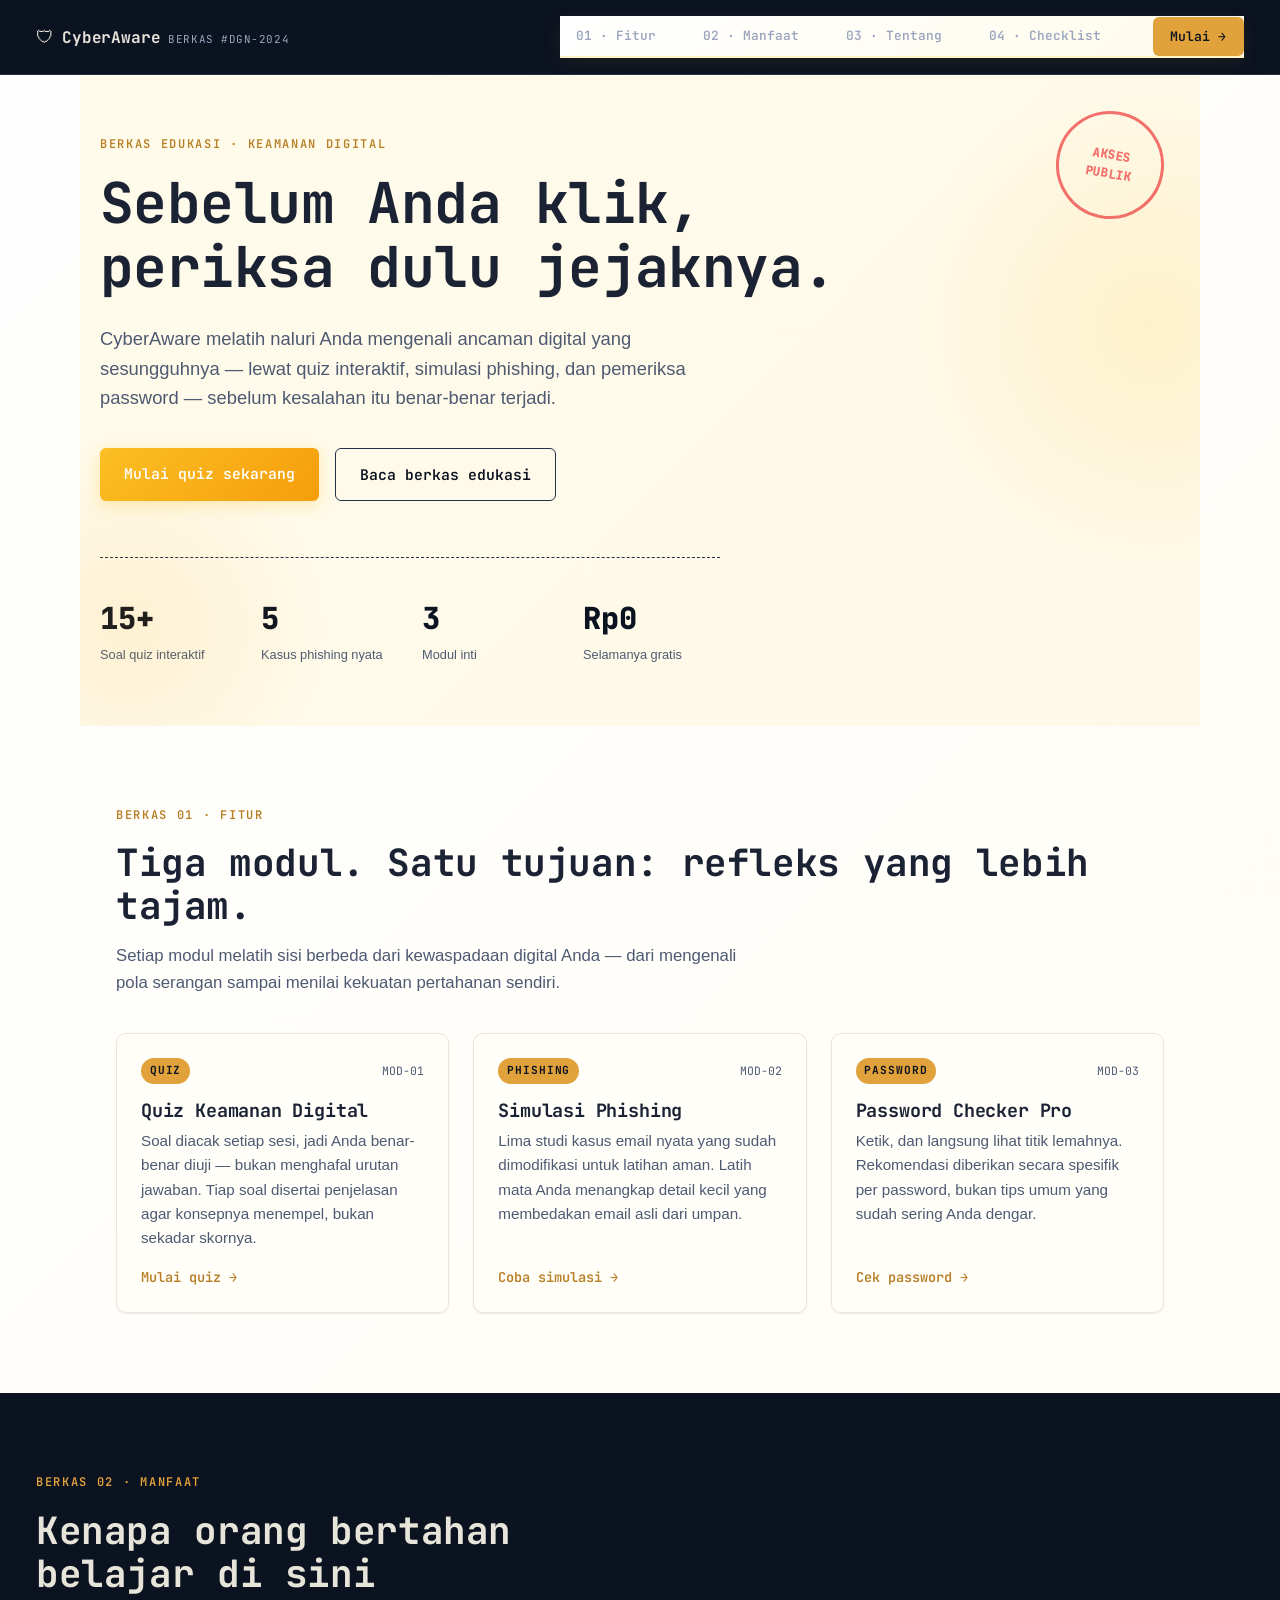
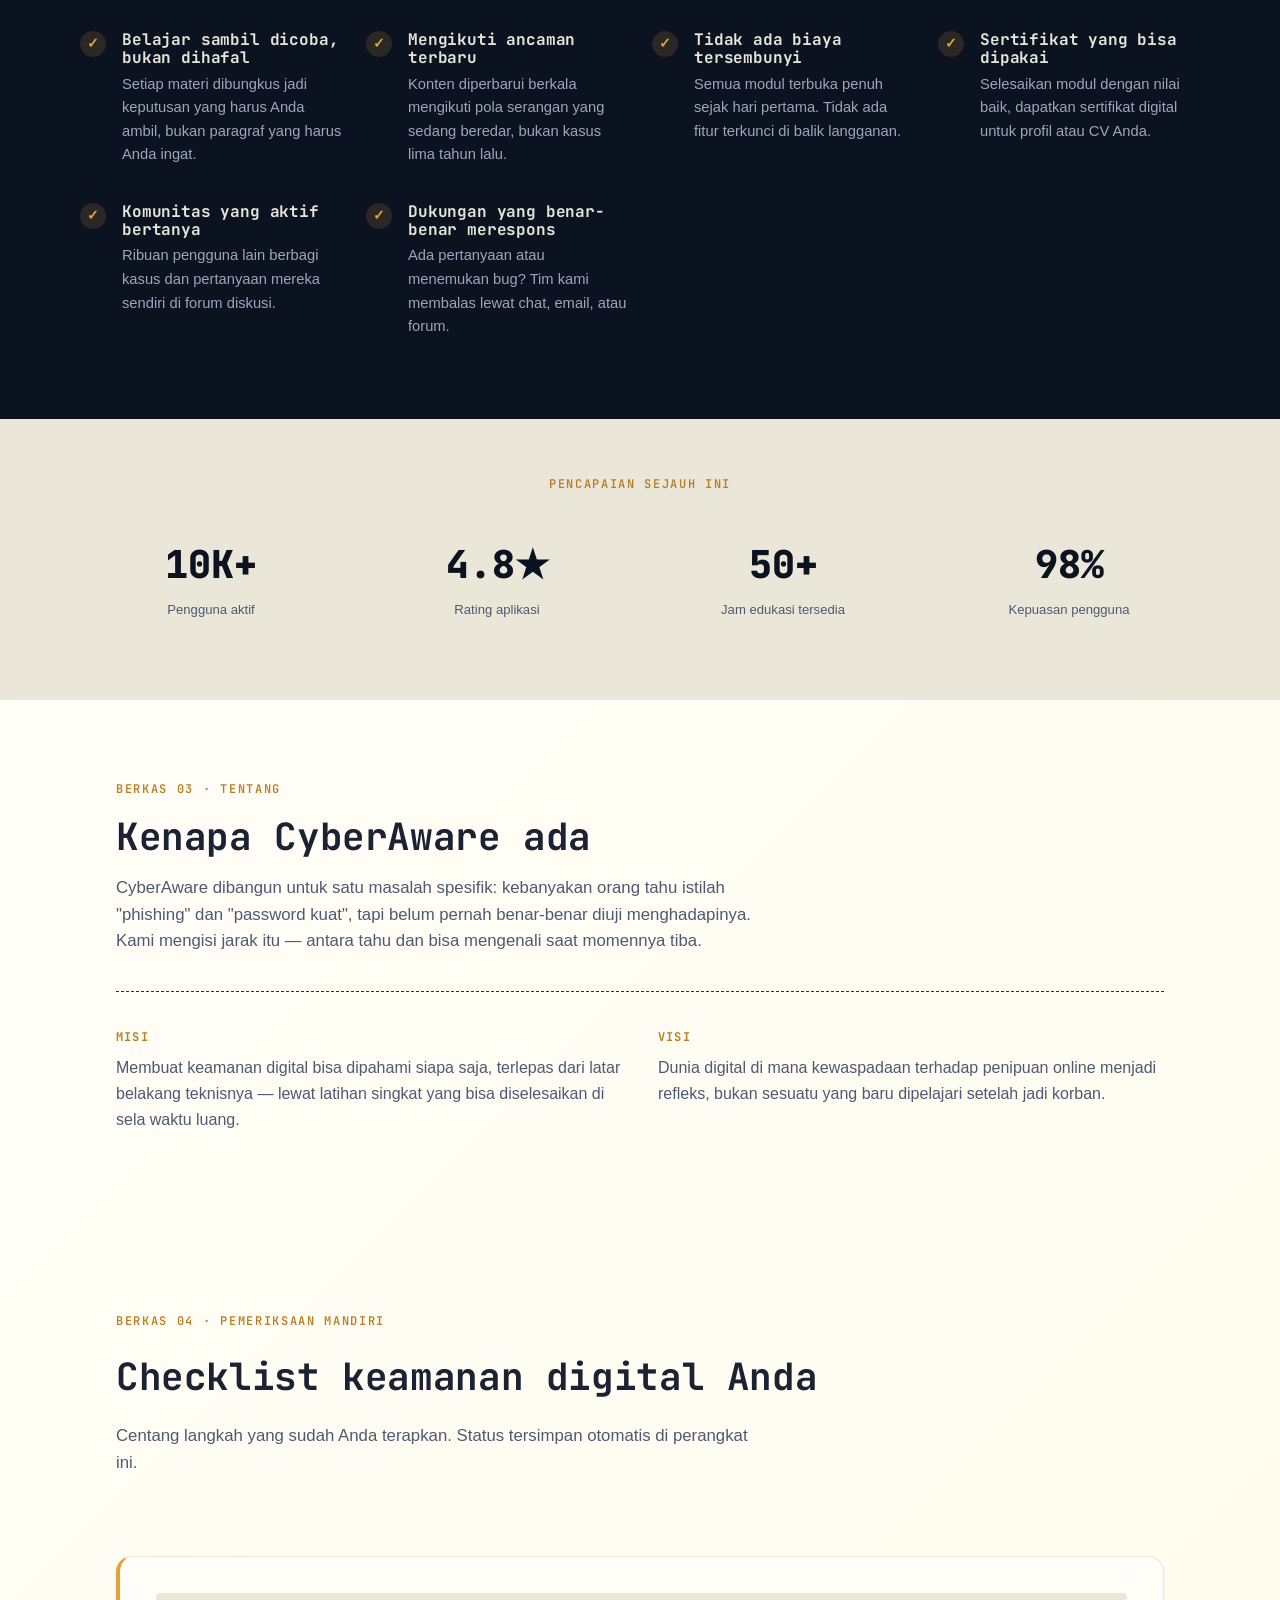
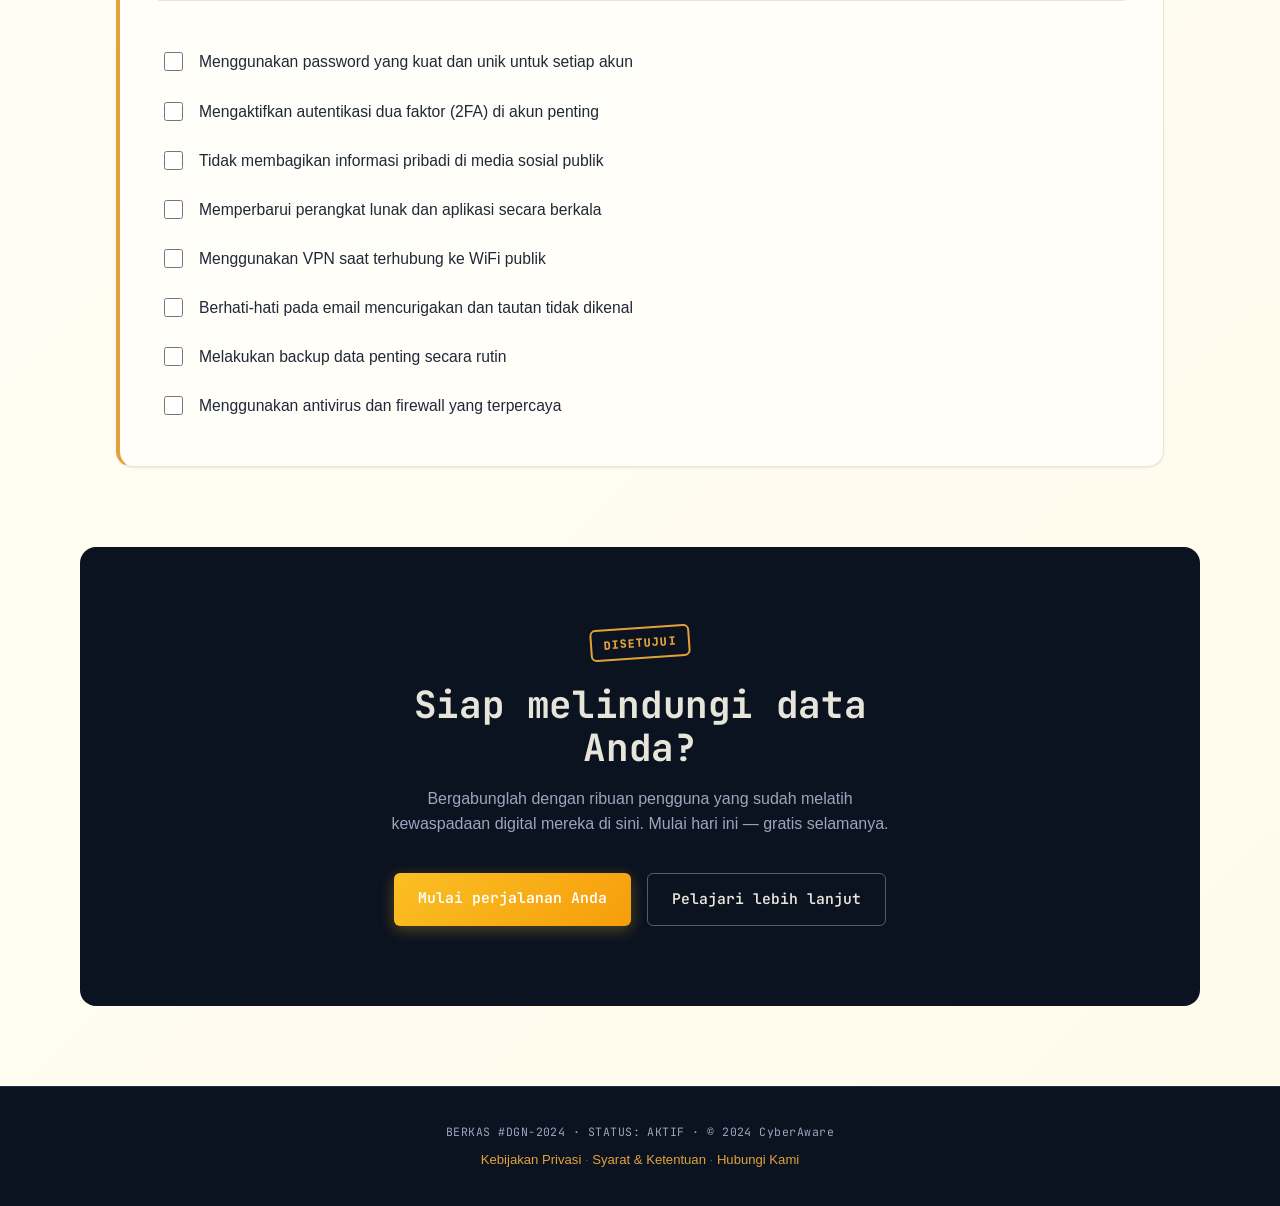
<file: index.html>
<!DOCTYPE html>
<html lang="id">
<head>
<meta charset="UTF-8">
<meta name="viewport" content="width=device-width, initial-scale=1.0">
<meta name="description" content="CyberAware — platform edukasi keamanan digital dengan quiz, simulasi phishing, dan pemeriksa password.">
<meta name="keywords" content="cyber security, phishing, password, edukasi digital">
<meta name="author" content="CyberAware Team">
<title>CyberAware | Platform Edukasi Keamanan Digital</title>
<link rel="preconnect" href="https://fonts.googleapis.com">
<link rel="preconnect" href="https://fonts.gstatic.com" crossorigin>
<link href="https://fonts.googleapis.com/css2?family=JetBrains+Mono:wght@400;500;600;700;800&family=Inter:wght@400;500;600;700&display=swap" rel="stylesheet">
<link rel="stylesheet" href="css/style.css">
</head>
<body>

<div class="grain" aria-hidden="true"></div>

<!-- Header -->
<header class="topbar">
    <div class="case-tab">
        <span class="case-icon">🛡</span>
        <span class="case-title">CyberAware</span>
        <span class="case-id">BERKAS&nbsp;#DGN&#8209;2024</span>
    </div>
    <nav aria-label="Navigasi utama">
        <ul>
            <li><a href="#fitur">01 · Fitur</a></li>
            <li><a href="#manfaat">02 · Manfaat</a></li>
            <li><a href="#tentang">03 · Tentang</a></li>
            <li><a href="#checklist">04 · Checklist</a></li>
        </ul>
        <a class="btn-start" href="#kontak">Mulai →</a>
    </nav>
</header>

<main>

    <!-- Hero -->
    <section class="hero" id="hero">
        <div class="stamp-badge" aria-hidden="true">
            <span>AKSES</span>
            <span>PUBLIK</span>
        </div>
        <p class="eyebrow">Berkas edukasi &middot; keamanan digital</p>
        <h1>Sebelum Anda klik,<br>periksa dulu jejaknya.</h1>
        <p class="lede">CyberAware melatih naluri Anda mengenali ancaman digital yang sesungguhnya — lewat quiz interaktif, simulasi phishing, dan pemeriksa password — sebelum kesalahan itu benar-benar terjadi.</p>

        <div class="hero-actions">
            <a class="btn-primary" href="quiz.html">Mulai quiz sekarang</a>
            <a class="btn-ghost" href="artikel.html">Baca berkas edukasi</a>
        </div>

        <dl class="readout">
            <div><dt>15+</dt><dd>Soal quiz interaktif</dd></div>
            <div><dt>5</dt><dd>Kasus phishing nyata</dd></div>
            <div><dt>3</dt><dd>Modul inti</dd></div>
            <div><dt>Rp0</dt><dd>Selamanya gratis</dd></div>
        </dl>
    </section>

    <!-- Features -->
    <section class="files" id="fitur">
        <p class="eyebrow">Berkas 01 &middot; Fitur</p>
        <h2>Tiga modul. Satu tujuan: refleks yang lebih tajam.</h2>
        <p class="section-lede">Setiap modul melatih sisi berbeda dari kewaspadaan digital Anda — dari mengenali pola serangan sampai menilai kekuatan pertahanan sendiri.</p>

        <div class="file-grid">
            <article class="file-card">
                <div class="file-card__head">
                    <span class="file-tab">QUIZ</span>
                    <span class="file-code">MOD&#8209;01</span>
                </div>
                <h3>Quiz Keamanan Digital</h3>
                <p>Soal diacak setiap sesi, jadi Anda benar-benar diuji — bukan menghafal urutan jawaban. Tiap soal disertai penjelasan agar konsepnya menempel, bukan sekadar skornya.</p>
                <a href="quiz.html">Mulai quiz <span aria-hidden="true">→</span></a>
            </article>

            <article class="file-card">
                <div class="file-card__head">
                    <span class="file-tab">PHISHING</span>
                    <span class="file-code">MOD&#8209;02</span>
                </div>
                <h3>Simulasi Phishing</h3>
                <p>Lima studi kasus email nyata yang sudah dimodifikasi untuk latihan aman. Latih mata Anda menangkap detail kecil yang membedakan email asli dari umpan.</p>
                <a href="phishing.html">Coba simulasi <span aria-hidden="true">→</span></a>
            </article>

            <article class="file-card">
                <div class="file-card__head">
                    <span class="file-tab">PASSWORD</span>
                    <span class="file-code">MOD&#8209;03</span>
                </div>
                <h3>Password Checker Pro</h3>
                <p>Ketik, dan langsung lihat titik lemahnya. Rekomendasi diberikan secara spesifik per password, bukan tips umum yang sudah sering Anda dengar.</p>
                <a href="checker.html">Cek password <span aria-hidden="true">→</span></a>
            </article>
        </div>
    </section>

    <!-- Benefits (dark briefing band) -->
    <section class="brief-dark" id="manfaat">
        <p class="eyebrow eyebrow--light">Berkas 02 &middot; Manfaat</p>
        <h2>Kenapa orang bertahan belajar di sini</h2>

        <div class="brief-grid">
            <div class="brief-item">
                <span class="brief-mark">✓</span>
                <div>
                    <h3>Belajar sambil dicoba, bukan dihafal</h3>
                    <p>Setiap materi dibungkus jadi keputusan yang harus Anda ambil, bukan paragraf yang harus Anda ingat.</p>
                </div>
            </div>
            <div class="brief-item">
                <span class="brief-mark">✓</span>
                <div>
                    <h3>Mengikuti ancaman terbaru</h3>
                    <p>Konten diperbarui berkala mengikuti pola serangan yang sedang beredar, bukan kasus lima tahun lalu.</p>
                </div>
            </div>
            <div class="brief-item">
                <span class="brief-mark">✓</span>
                <div>
                    <h3>Tidak ada biaya tersembunyi</h3>
                    <p>Semua modul terbuka penuh sejak hari pertama. Tidak ada fitur terkunci di balik langganan.</p>
                </div>
            </div>
            <div class="brief-item">
                <span class="brief-mark">✓</span>
                <div>
                    <h3>Sertifikat yang bisa dipakai</h3>
                    <p>Selesaikan modul dengan nilai baik, dapatkan sertifikat digital untuk profil atau CV Anda.</p>
                </div>
            </div>
            <div class="brief-item">
                <span class="brief-mark">✓</span>
                <div>
                    <h3>Komunitas yang aktif bertanya</h3>
                    <p>Ribuan pengguna lain berbagi kasus dan pertanyaan mereka sendiri di forum diskusi.</p>
                </div>
            </div>
            <div class="brief-item">
                <span class="brief-mark">✓</span>
                <div>
                    <h3>Dukungan yang benar-benar merespons</h3>
                    <p>Ada pertanyaan atau menemukan bug? Tim kami membalas lewat chat, email, atau forum.</p>
                </div>
            </div>
        </div>
    </section>

    <!-- Stats -->
    <section class="stats-band">
        <p class="eyebrow">Pencapaian sejauh ini</p>
        <div class="stats-grid">
            <div class="stat"><span class="stat__num">10K+</span><span class="stat__label">Pengguna aktif</span></div>
            <div class="stat"><span class="stat__num">4.8★</span><span class="stat__label">Rating aplikasi</span></div>
            <div class="stat"><span class="stat__num">50+</span><span class="stat__label">Jam edukasi tersedia</span></div>
            <div class="stat"><span class="stat__num">98%</span><span class="stat__label">Kepuasan pengguna</span></div>
        </div>
    </section>

    <!-- About -->
    <section class="dossier" id="tentang">
        <p class="eyebrow">Berkas 03 &middot; Tentang</p>
        <h2>Kenapa CyberAware ada</h2>
        <p class="section-lede">CyberAware dibangun untuk satu masalah spesifik: kebanyakan orang tahu istilah "phishing" dan "password kuat", tapi belum pernah benar-benar diuji menghadapinya. Kami mengisi jarak itu — antara tahu dan bisa mengenali saat momennya tiba.</p>

        <div class="dossier-grid">
            <div class="dossier-col">
                <span class="dossier-label">Misi</span>
                <p>Membuat keamanan digital bisa dipahami siapa saja, terlepas dari latar belakang teknisnya — lewat latihan singkat yang bisa diselesaikan di sela waktu luang.</p>
            </div>
            <div class="dossier-col">
                <span class="dossier-label">Visi</span>
                <p>Dunia digital di mana kewaspadaan terhadap penipuan online menjadi refleks, bukan sesuatu yang baru dipelajari setelah jadi korban.</p>
            </div>
        </div>
    </section>

    <!-- Checklist -->
    <section class="checklist" id="checklist">
        <p class="eyebrow">Berkas 04 &middot; Pemeriksaan mandiri</p>
        <h2>Checklist keamanan digital Anda</h2>
        <p class="section-lede">Centang langkah yang sudah Anda terapkan. Status tersimpan otomatis di perangkat ini.</p>

        <div class="checklist-box">
            <div class="checklist-progress" role="progressbar" aria-valuemin="0" aria-valuemax="100" aria-valuenow="0" aria-label="Progres checklist keamanan">
                <div class="checklist-progress__bar" id="progressBar"></div>
                <span class="checklist-progress__label" id="progressLabel">0 dari 8 selesai</span>
            </div>

            <label>
                <input type="checkbox" id="check1">
                <span>Menggunakan password yang kuat dan unik untuk setiap akun</span>
            </label>
            <label>
                <input type="checkbox" id="check2">
                <span>Mengaktifkan autentikasi dua faktor (2FA) di akun penting</span>
            </label>
            <label>
                <input type="checkbox" id="check3">
                <span>Tidak membagikan informasi pribadi di media sosial publik</span>
            </label>
            <label>
                <input type="checkbox" id="check4">
                <span>Memperbarui perangkat lunak dan aplikasi secara berkala</span>
            </label>
            <label>
                <input type="checkbox" id="check5">
                <span>Menggunakan VPN saat terhubung ke WiFi publik</span>
            </label>
            <label>
                <input type="checkbox" id="check6">
                <span>Berhati-hati pada email mencurigakan dan tautan tidak dikenal</span>
            </label>
            <label>
                <input type="checkbox" id="check7">
                <span>Melakukan backup data penting secara rutin</span>
            </label>
            <label>
                <input type="checkbox" id="check8">
                <span>Menggunakan antivirus dan firewall yang terpercaya</span>
            </label>

            <div class="checklist-stamp" id="checklistStamp" aria-live="polite">TERVERIFIKASI</div>
        </div>
    </section>

    <!-- CTA -->
    <section class="cta" id="kontak">
        <div class="cta-stamp" aria-hidden="true">DISETUJUI</div>
        <h2>Siap melindungi data Anda?</h2>
        <p>Bergabunglah dengan ribuan pengguna yang sudah melatih kewaspadaan digital mereka di sini. Mulai hari ini — gratis selamanya.</p>
        <div class="hero-actions">
            <a class="btn-primary" href="quiz.html">Mulai perjalanan Anda</a>
            <a class="btn-ghost btn-ghost--dark" href="artikel.html">Pelajari lebih lanjut</a>
        </div>
    </section>

</main>

<!-- Footer -->
<footer>
    <p class="footer-case">BERKAS #DGN&#8209;2024 &middot; STATUS: AKTIF &middot; &copy; 2024 CyberAware</p>
    <p class="footer-links">
        <a href="#privasi">Kebijakan Privasi</a> &middot;
        <a href="#syarat">Syarat &amp; Ketentuan</a> &middot;
        <a href="#kontak">Hubungi Kami</a>
    </p>
</footer>

<script>
    // Smooth scroll for in-page anchors
    document.querySelectorAll('a[href^="#"]').forEach(function (anchor) {
        anchor.addEventListener('click', function (e) {
            var id = this.getAttribute('href');
            var target = document.querySelector(id);
            if (target) {
                e.preventDefault();
                target.scrollIntoView({ behavior: 'smooth', block: 'start' });
            }
        });
    });

    // Checklist: persistence + live progress
    (function () {
        var boxes = Array.prototype.slice.call(document.querySelectorAll('.checklist-box input[type="checkbox"]'));
        var bar = document.getElementById('progressBar');
        var label = document.getElementById('progressLabel');
        var stamp = document.getElementById('checklistStamp');

        function refresh() {
            var checked = boxes.filter(function (b) { return b.checked; }).length;
            var pct = Math.round((checked / boxes.length) * 100);
            bar.style.width = pct + '%';
            label.textContent = checked + ' dari ' + boxes.length + ' selesai';
            bar.closest('.checklist-progress').setAttribute('aria-valuenow', pct);
            stamp.classList.toggle('is-visible', checked === boxes.length);
        }

        boxes.forEach(function (box) {
            var saved = localStorage.getItem('cyberaware_' + box.id);
            if (saved === 'true') box.checked = true;
            box.parentElement.classList.toggle('is-checked', box.checked);

            box.addEventListener('change', function () {
                localStorage.setItem('cyberaware_' + box.id, box.checked);
                box.parentElement.classList.toggle('is-checked', box.checked);
                refresh();
            });
        });

        refresh();
    })();

    // Scroll-reveal for sections (respects reduced motion)
    (function () {
        var prefersReduced = window.matchMedia('(prefers-reduced-motion: reduce)').matches;
        if (prefersReduced) return;

        var observer = new IntersectionObserver(function (entries) {
            entries.forEach(function (entry) {
                if (entry.isIntersecting) {
                    entry.target.classList.add('is-revealed');
                    observer.unobserve(entry.target);
                }
            });
        }, { threshold: 0.12, rootMargin: '0px 0px -60px 0px' });

        document.querySelectorAll('main > section').forEach(function (section) {
            section.classList.add('reveal');
            observer.observe(section);
        });
    })();
</script>

</body>
</html>
</file>
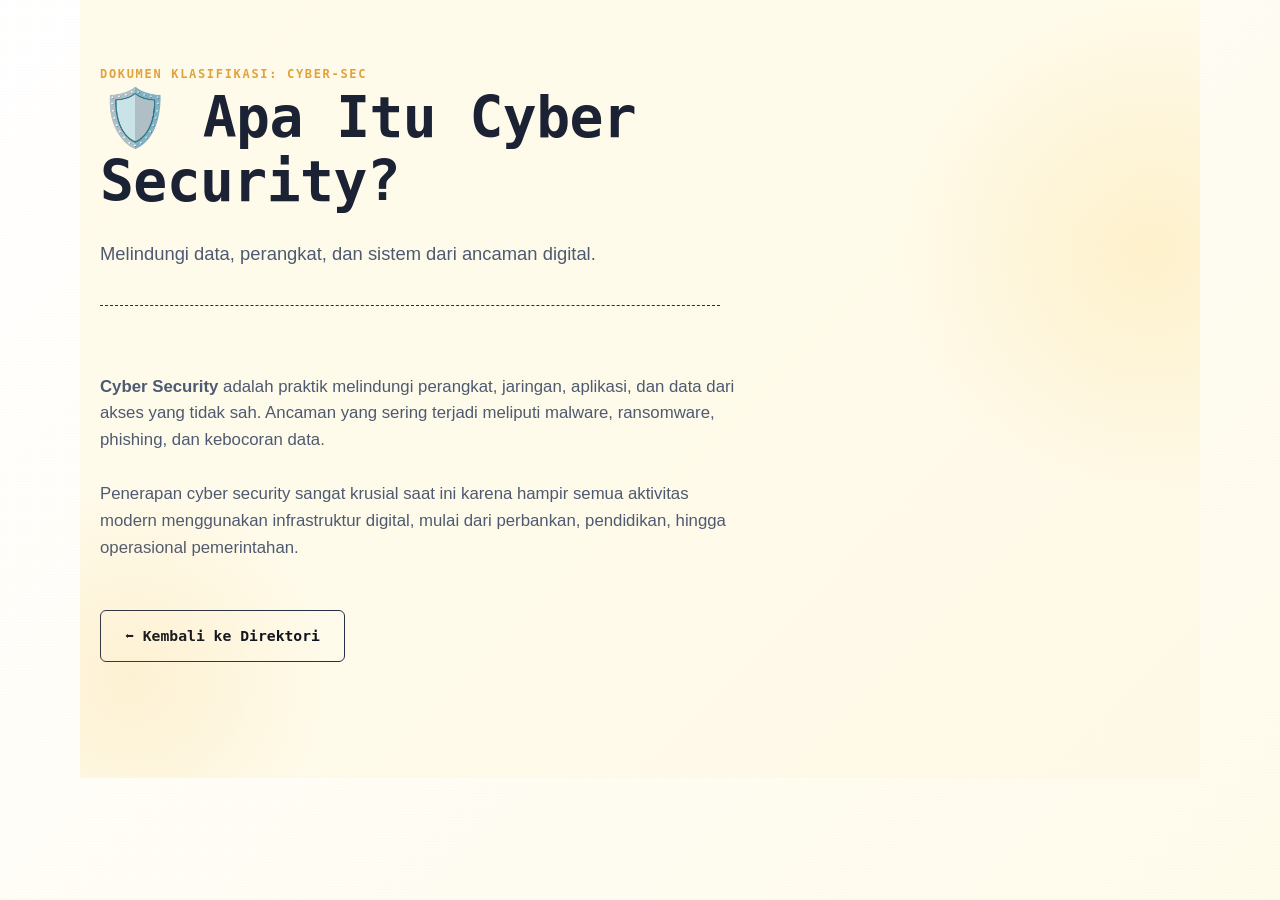
<file: artikel-cyber.html>
<!DOCTYPE html>
<html lang="id">
<head>
    <meta charset="UTF-8">
    <meta name="viewport" content="width=device-width, initial-scale=1.0">
    <title>Apa itu Cyber Security? - CyberAware</title>
    <link rel="stylesheet" href="css/style.css">
</head>
<body>
    <div class="grain"></div>

    <main>
        <section class="hero">
            <span class="eyebrow eyebrow--light">Dokumen Klasifikasi: CYBER-SEC</span>
            <h1>🛡️ Apa Itu Cyber Security?</h1>
            <p class="lede">Melindungi data, perangkat, dan sistem dari ancaman digital.</p>
            
            <div class="readout" style="margin-top: 2rem; margin-bottom: 2rem;"></div>

            <div class="section-lede">
                <p><strong>Cyber Security</strong> adalah praktik melindungi perangkat, jaringan, aplikasi, dan data dari akses yang tidak sah. Ancaman yang sering terjadi meliputi malware, ransomware, phishing, dan kebocoran data.</p>
                <br>
                <p>Penerapan cyber security sangat krusial saat ini karena hampir semua aktivitas modern menggunakan infrastruktur digital, mulai dari perbankan, pendidikan, hingga operasional pemerintahan.</p>
            </div>

            <div class="hero-actions" style="margin-top: 3rem;">
                <a href="artikel.html" class="btn-ghost">⬅ Kembali ke Direktori</a>
            </div>
        </section>
    </main>
</body>
</html>
</file>
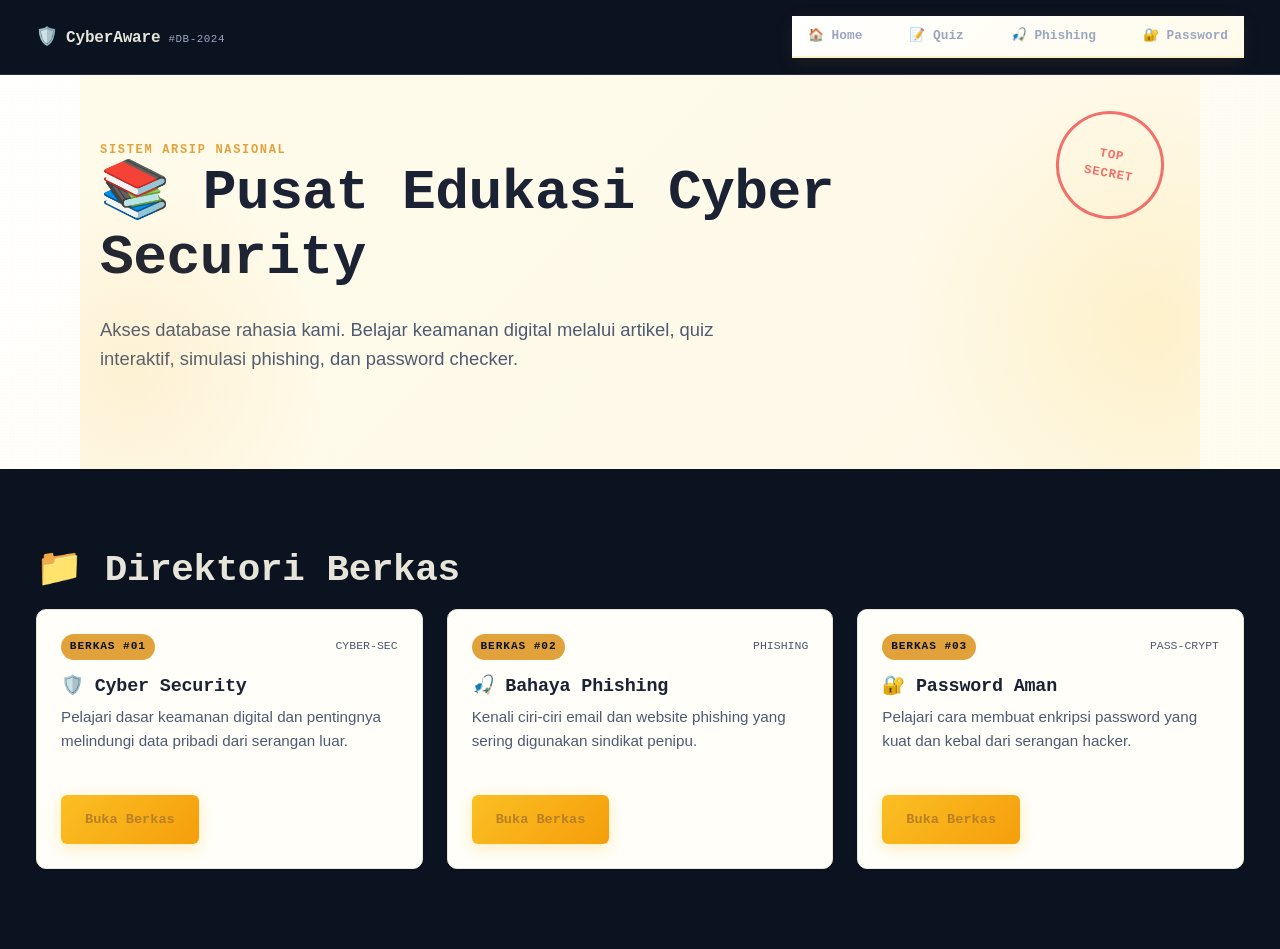
<file: artikel.html>
<!DOCTYPE html>
<html lang="id">
<head>
    <meta charset="UTF-8">
    <meta name="viewport" content="width=device-width, initial-scale=1.0">
    <title>Pusat Edukasi - CyberAware</title>
    <link rel="stylesheet" href="css/style.css">
</head>
<body>
    <div class="grain"></div>

    <header class="topbar">
        <div class="case-tab">
            <span class="case-icon">🛡️</span>
            <span class="case-title">CyberAware</span>
            <span class="case-id">#DB-2024</span>
        </div>
        <nav>
            <ul>
                <li><a href="index.html">🏠 Home</a></li>
                <li><a href="quiz.html">📝 Quiz</a></li>
                <li><a href="phishing.html">🎣 Phishing</a></li>
                <li><a href="checker.html">🔐 Password</a></li>
            </ul>
        </nav>
    </header>

    <main>
        <section class="hero">
            <div class="stamp-badge">TOP<br>SECRET</div>
            <span class="eyebrow eyebrow--light">Sistem Arsip Nasional</span>
            <h1>📚 Pusat Edukasi Cyber Security</h1>
            <p class="lede">
                Akses database rahasia kami. Belajar keamanan digital melalui artikel, 
                quiz interaktif, simulasi phishing, dan password checker.
            </p>
        </section>

        <section class="brief-dark">
            <h2 style="color: var(--text-on-dark);">📁 Direktori Berkas</h2>
            <div class="file-grid">
                
                <div class="file-card">
                    <div class="file-card__head">
                        <span class="file-tab">BERKAS #01</span>
                        <span class="file-code">CYBER-SEC</span>
                    </div>
                    <h3>🛡️ Cyber Security</h3>
                    <p>Pelajari dasar keamanan digital dan pentingnya melindungi data pribadi dari serangan luar.</p>
                    <br>
                    <a href="artikel-cyber.html" class="btn-primary" style="text-align: center; display: block;">Buka Berkas</a>
                </div>

                <div class="file-card">
                    <div class="file-card__head">
                        <span class="file-tab">BERKAS #02</span>
                        <span class="file-code">PHISHING</span>
                    </div>
                    <h3>🎣 Bahaya Phishing</h3>
                    <p>Kenali ciri-ciri email dan website phishing yang sering digunakan sindikat penipu.</p>
                    <br>
                    <a href="artikel-phishing.html" class="btn-primary" style="text-align: center; display: block;">Buka Berkas</a>
                </div>

                <div class="file-card">
                    <div class="file-card__head">
                        <span class="file-tab">BERKAS #03</span>
                        <span class="file-code">PASS-CRYPT</span>
                    </div>
                    <h3>🔐 Password Aman</h3>
                    <p>Pelajari cara membuat enkripsi password yang kuat dan kebal dari serangan hacker.</p>
                    <br>
                    <a href="artikel-password.html" class="btn-primary" style="text-align: center; display: block;">Buka Berkas</a>
                </div>

            </div>
        </section>
    </main>
</body>
</html>
</file>
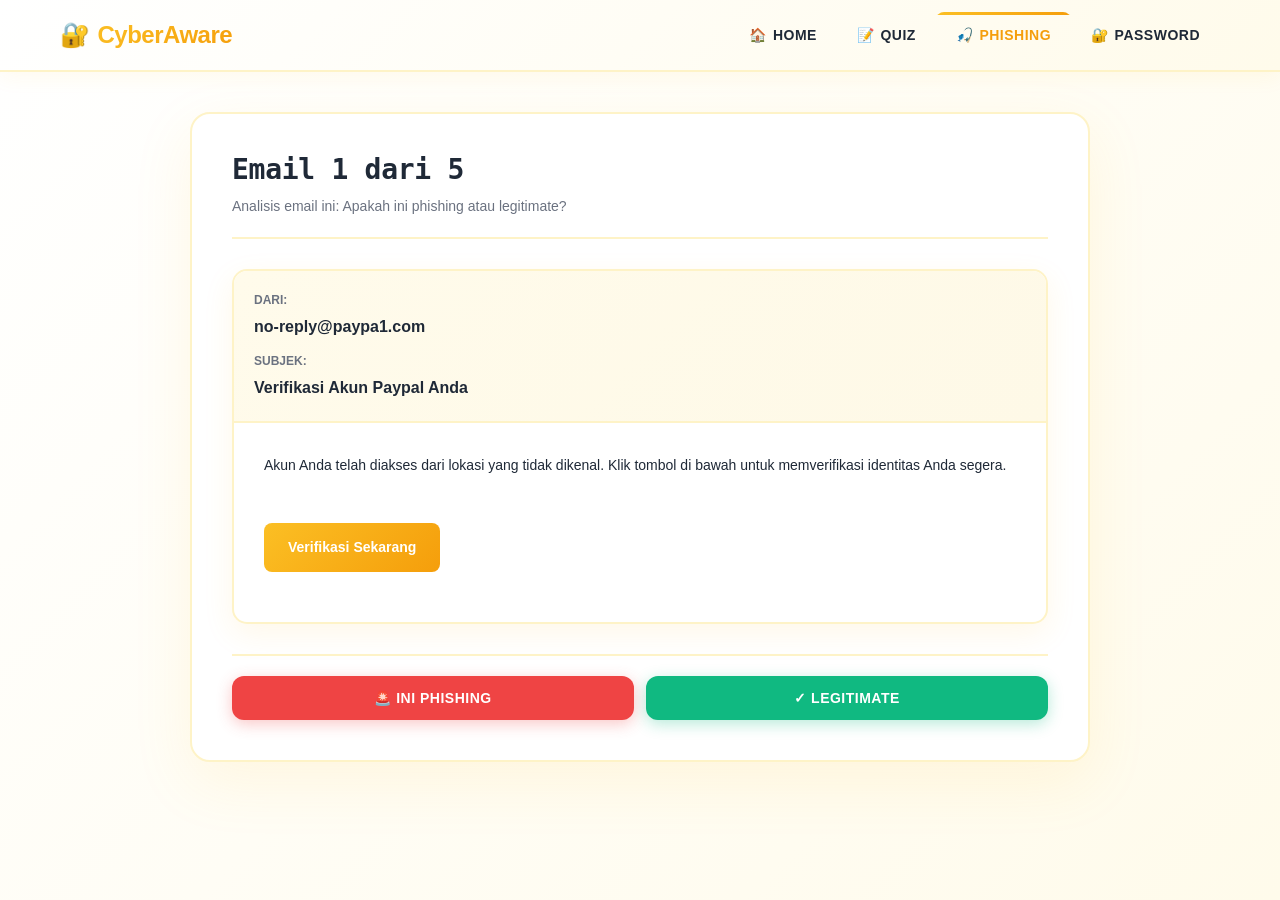
<file: phishing.html>
<!DOCTYPE html>
<html lang="id">
<head>
    <meta charset="UTF-8">
    <meta name="viewport" content="width=device-width, initial-scale=1.0">
    <meta name="color-scheme" content="light">
    <title>CyberAware - Phishing Simulator</title>
    <!-- LINK CSS GLOBAL (harus di head) -->
    <link rel="stylesheet" href="css/style.css">
</head>
<body>
    <!-- NAVBAR -->
    <nav>
        <div class="navbar-wrapper">
            <a href="index.html" class="navbar-logo">
                <span>🔐</span>
                <span class="navbar-logo-text">CyberAware</span>
            </a>

            <button class="navbar-toggle" id="navbarToggle">
                <span></span>
                <span></span>
                <span></span>
            </button>

            <ul class="navbar-menu" id="navbarMenu">
                <li class="navbar-item">
                    <a href="index.html" class="navbar-link">
                        <span>🏠</span>
                        <span>Home</span>
                    </a>
                </li>
                <li class="navbar-item">
                    <a href="quiz.html" class="navbar-link">
                        <span>📝</span>
                        <span>Quiz</span>
                    </a>
                </li>
                <li class="navbar-item">
                    <a href="phishing.html" class="navbar-link active">
                        <span>🎣</span>
                        <span>Phishing</span>
                    </a>
                </li>
                <li class="navbar-item">
                    <a href="checker.html" class="navbar-link">
                        <span>🔐</span>
                        <span>Password</span>
                    </a>
                </li>
            </ul>
        </div>
    </nav>

    <!-- PHISHING SIMULATOR -->
    <div class="phishing-container">
        <div id="simulator-content"></div>
    </div>

    <!-- NAVBAR TOGGLE SCRIPT -->
    <script>
        // Hamburger menu toggle
        const navbarToggle = document.getElementById('navbarToggle');
        const navbarMenu = document.getElementById('navbarMenu');

        navbarToggle.addEventListener('click', () => {
            navbarToggle.classList.toggle('active');
            navbarMenu.classList.toggle('active');
        });

        document.querySelectorAll('.navbar-link').forEach(link => {
            link.addEventListener('click', () => {
                navbarToggle.classList.remove('active');
                navbarMenu.classList.remove('active');
            });
        });

        document.addEventListener('click', (e) => {
            if (!e.target.closest('nav')) {
                navbarToggle.classList.remove('active');
                navbarMenu.classList.remove('active');
            }
        });
    </script>

    <!-- PHISHING SIMULATOR LOGIC -->
    <script>
        // Data Email Phishing
        const phishingEmails = [
            {
                id: 1,
                sender: "no-reply@paypa1.com",
                subject: "Verifikasi Akun Paypal Anda",
                body: "Akun Anda telah diakses dari lokasi yang tidak dikenal. Klik tombol di bawah untuk memverifikasi identitas Anda segera.",
                linkText: "Verifikasi Sekarang",
                isPhishing: true,
                redFlags: [
                    "Domain email yang mirip (paypa1.com bukan paypal.com)",
                    "Urgensi tinggi dengan ancaman akses tidak sah",
                    "Meminta verifikasi dengan link",
                    "Tidak menyebutkan nama pengguna secara spesifik"
                ],
                tips: [
                    "Selalu cek domain email dengan hati-hati",
                    "Paypal tidak pernah meminta verifikasi melalui link email",
                    "Pergi langsung ke website resmi untuk verifikasi"
                ]
            },
            {
                id: 2,
                sender: "support@bank-nasional.co.id",
                subject: "Update Keamanan - Aktivasi 2FA",
                body: "Kami merekomendasikan untuk mengaktifkan autentikasi dua faktor untuk keamanan akun Anda. Prosesnya mudah dan hanya membutuhkan 2 menit.",
                linkText: "Aktivasi 2FA",
                isPhishing: false,
                redFlags: [],
                tips: [
                    "Email ini terlihat legitimate dengan domain bank yang benar",
                    "Menawarkan fitur keamanan tambahan (2FA)",
                    "Tidak ada urgensi atau ancaman",
                    "Bahasa profesional dan tidak meminta data sensitif langsung"
                ]
            },
            {
                id: 3,
                sender: "admin@amazn-rewards.com",
                subject: "Anda Menang Amazon Gift Card Senilai Rp 1.000.000!",
                body: "Selamat! Anda adalah pemenang undian mingguan kami. Klik tombol di bawah untuk mengklaim hadiah Anda sebelum terjual habis.",
                linkText: "Klaim Hadiah",
                isPhishing: true,
                redFlags: [
                    "Domain yang mirip tapi salah (amazn-rewards bukan amazon)",
                    "Penawaran hadiah yang tiba-tiba tanpa partisipasi",
                    "Urgensi tinggi ('sebelum terjual habis')",
                    "Meminta klik untuk mengklaim tanpa verifikasi"
                ],
                tips: [
                    "Jangan pernah klik link dari email hadiah yang tidak diminta",
                    "Verifikasi melalui website resmi",
                    "Hadiah legitimate tidak pernah dikirim melalui email",
                    "Selalu curigai hadiah yang tidak Anda ikuti"
                ]
            },
            {
                id: 4,
                sender: "noreply@google.com",
                subject: "Aktivitas Login Mencurigakan di Akun Google Anda",
                body: "Kami mendeteksi aktivitas login mencurigakan di akun Anda dari lokasi yang tidak dikenal. Jika ini bukan Anda, segera amankan akun Anda.",
                linkText: "Amankan Akun",
                isPhishing: false,
                redFlags: [],
                tips: [
                    "Google mengirim notifikasi security yang legitimate",
                    "Email ini menyediakan informasi spesifik tentang aktivitas",
                    "Mendorong aksi keamanan yang proaktif",
                    "Domain dari Google official (google.com)"
                ]
            },
            {
                id: 5,
                sender: "admin@instagram-verifikasi.id",
                subject: "Verifikasi Akun Instagram Anda Sekarang",
                body: "Akun Instagram Anda perlu diverifikasi untuk keamanan. Jangan biarkan orang lain mengakses akun Anda. Verifikasi sekarang dengan mengklik tombol di bawah.",
                linkText: "Verifikasi Instagram",
                isPhishing: true,
                redFlags: [
                    "Domain tidak resmi (instagram-verifikasi.id bukan instagram.com)",
                    "Menciptakan urgensi dan ketakutan",
                    "Meminta aksi melalui link di email",
                    "Bahasa yang tidak profesional"
                ],
                tips: [
                    "Instagram tidak pernah meminta verifikasi melalui email link",
                    "Perlu membuka app Instagram langsung untuk verifikasi",
                    "Domain resmi Instagram adalah instagram.com",
                    "Hati-hati dengan domain yang berakhir .id"
                ]
            }
        ];

        let currentEmailIndex = 0;
        let correctAnswers = 0;
        let totalAnswered = 0;

        function displayPhishingEmail() {
            const email = phishingEmails[currentEmailIndex];

            const html = `
                <div class="card mb-40">
                    <div class="card-header">
                        <h2 class="card-title">Email ${currentEmailIndex + 1} dari ${phishingEmails.length}</h2>
                        <p class="card-subtitle">Analisis email ini: Apakah ini phishing atau legitimate?</p>
                    </div>

                    <div class="email-box">
                        <div class="email-header">
                            <div class="email-from">Dari:</div>
                            <div class="email-sender">${email.sender}</div>
                            <div class="email-subject">Subjek:</div>
                            <div class="email-subject-text">${email.subject}</div>
                        </div>
                        <div class="email-body">
                            ${email.body}
                            <br><br>
                            <a href="javascript:void(0)" class="email-link" onclick="answerPhishing(${email.id}, ${email.isPhishing})">
                                ${email.linkText}
                            </a>
                        </div>
                    </div>

                    <div class="card-footer">
                        <div style="display: grid; grid-template-columns: 1fr 1fr; gap: 12px;">
                            <button class="btn btn-danger" onclick="answerPhishing(${email.id}, true)">
                                🚨 Ini Phishing
                            </button>
                            <button class="btn btn-success" onclick="answerPhishing(${email.id}, false)">
                                ✓ Legitimate
                            </button>
                        </div>
                    </div>
                </div>
            `;

            document.getElementById('simulator-content').innerHTML = html;
        }

        function answerPhishing(id, userAnswer) {
            const email = phishingEmails.find(e => e.id === id);
            const isCorrect = userAnswer === email.isPhishing;

            if (isCorrect) {
                correctAnswers++;
            }
            totalAnswered++;

            let resultHTML = `
                <div class="card mb-40">
                    <div class="card-header">
                        <h2 class="card-title">
                            ${isCorrect ? '✓ Jawaban Benar!' : '✗ Jawaban Salah'}
                        </h2>
                    </div>

                    <div class="card-content">
                        ${email.isPhishing ? `
                            <div class="warning-box">
                                <div class="warning-title">🚨 Ini adalah Email Phishing!</div>
                                <p>Email ini dirancang untuk mencuri informasi pribadi atau mengelabui Anda ke website palsu.</p>
                            </div>
                        ` : `
                            <div class="success-box">
                                <div class="success-title">✓ Ini adalah Email Legitimate</div>
                                <p>Email ini tampak asli dan aman untuk diklik. Namun tetap waspada!</p>
                            </div>
                        `}

                        ${email.redFlags.length > 0 ? `
                            <div style="margin-top: 24px;">
                                <h3 style="font-size: 16px; font-weight: 700; margin-bottom: 12px;">🚩 Red Flags (Tanda Bahaya):</h3>
                                <ul style="margin-left: 20px; line-height: 2;">
                                    ${email.redFlags.map(flag => `<li>${flag}</li>`).join('')}
                                </ul>
                            </div>
                        ` : `
                            <div style="margin-top: 24px;">
                                <h3 style="font-size: 16px; font-weight: 700; margin-bottom: 12px;">✓ Ciri-Ciri Email Legitimate:</h3>
                                <ul style="margin-left: 20px; line-height: 2;">
                                    ${email.tips.map(tip => `<li>${tip}</li>`).join('')}
                                </ul>
                            </div>
                        `}

                        <div style="margin-top: 24px;">
                            <h3 style="font-size: 16px; font-weight: 700; margin-bottom: 12px;">💡 Tips & Pembelajaran:</h3>
                            <ul style="margin-left: 20px; line-height: 2;">
                                ${email.tips.map(tip => `<li>${tip}</li>`).join('')}
                            </ul>
                        </div>

                        <div style="margin-top: 24px; padding: 16px; background: #fffbeb; border-radius: 12px; border-left: 4px solid #f59e0b;">
                            <p style="font-size: 13px; color: var(--text-secondary); margin-bottom: 8px;">Skor Anda:</p>
                            <p style="font-size: 24px; font-weight: 700; color: #f59e0b;">${correctAnswers} / ${totalAnswered}</p>
                        </div>
                    </div>

                    <div class="card-footer">
                        <button class="btn btn-primary" style="width: 100%;" onclick="nextEmail()">
                            ${currentEmailIndex < phishingEmails.length - 1 ? 'Email Berikutnya →' : 'Selesai & Lihat Hasil'}
                        </button>
                    </div>
                </div>
            `;

            document.getElementById('simulator-content').innerHTML = resultHTML;
        }

        function nextEmail() {
            currentEmailIndex++;
            if (currentEmailIndex >= phishingEmails.length) {
                showFinalResult();
            } else {
                displayPhishingEmail();
            }
        }

        function showFinalResult() {
            const accuracy = Math.round((correctAnswers / phishingEmails.length) * 100);
            let level = '';

            if (accuracy <= 40) {
                level = '🔴 Pemula - Waspada lebih tinggi terhadap email mencurigakan';
            } else if (accuracy <= 70) {
                level = '🟡 Menengah - Terus tingkatkan pemahaman phishing techniques';
            } else {
                level = '🟢 Expert - Anda sudah bisa mengenali phishing dengan baik!';
            }

            const html = `
                <div class="card text-center">
                    <div class="card-header">
                        <h2 class="card-title">Simulasi Selesai! 🎉</h2>
                    </div>

                    <div class="card-content">
                        <div class="result-icon">🏆</div>
                        <div class="result-score">${correctAnswers}/${phishingEmails.length}</div>
                        <div class="level-badge">Akurasi: ${accuracy}%</div>
                        <div class="result-description">${level}</div>

                        <div class="results-grid mt-40">
                            <div class="result-stat">
                                <div class="result-stat-label">Benar</div>
                                <div class="result-stat-value">${correctAnswers}</div>
                            </div>
                            <div class="result-stat">
                                <div class="result-stat-label">Salah</div>
                                <div class="result-stat-value">${phishingEmails.length - correctAnswers}</div>
                            </div>
                        </div>

                        <div class="info-box mt-40">
                            <div class="info-title">💡 Tips Mencegah Phishing</div>
                            <ul style="margin-left: 20px; margin-top: 12px; line-height: 2;">
                                <li>Selalu verifikasi domain email dengan hati-hati</li>
                                <li>Jangan klik link dari email yang mencurigakan</li>
                                <li>Cek pengirim email dengan cermat</li>
                                <li>Pergi langsung ke website resmi, jangan melalui email</li>
                                <li>Gunakan password manager untuk keamanan password</li>
                                <li>Aktifkan 2FA di akun penting Anda</li>
                                <li>Laporkan email phishing ke penyedia email</li>
                            </ul>
                        </div>
                    </div>

                    <div class="card-footer">
                        <button class="btn btn-primary" style="width: 100%;" onclick="location.reload()">
                            ↻ Ulang Simulasi
                        </button>
                    </div>
                </div>
            `;

            document.getElementById('simulator-content').innerHTML = html;
        }

        // Start
        displayPhishingEmail();
    </script>
</body>
</html>
</file>
<file: css/style.css>
/* =======================================================
   TOKENS
   ======================================================= */
:root {
    /* Color: dossier / case-file palette */
    --ink: #0B1220;
    --ink-soft: #131B2E;
    --ink-line: #253048;
    --paper: #F5F3EA;
    --paper-dim: #EAE6D8;
    --amber: #E2A23B;
    --amber-dark: #B87F26;
    --danger: #C4432B;
    --safe: #3F8F6B;

    --text-ink: #1A2233;
    --text-muted: #4E5A72;
    --text-on-dark: #E7E5DA;
    --text-on-dark-muted: #9BA6BE;

    --shadow-sm: 0 1px 2px rgba(11, 18, 32, 0.08);
    --shadow-md: 0 6px 20px rgba(11, 18, 32, 0.10);
    --shadow-lg: 0 18px 40px rgba(11, 18, 32, 0.16);

    --space-3xs: 0.25rem;
    --space-2xs: 0.5rem;
    --space-xs: 0.75rem;
    --space-sm: 1rem;
    --space-md: 1.5rem;
    --space-lg: 2.25rem;
    --space-xl: 3.5rem;
    --space-2xl: 5rem;

    --font-display: 'JetBrains Mono', ui-monospace, 'SFMono-Regular', Menlo, monospace;
    --font-body: 'Inter', -apple-system, BlinkMacSystemFont, 'Segoe UI', sans-serif;

    --radius-sm: 6px;
    --radius-md: 10px;
    --radius-lg: 16px;

    --ease: cubic-bezier(0.16, 1, 0.3, 1);
    --max-w: 1120px;
}

/* =======================================================
   RESET
   ======================================================= */
* { margin: 0; padding: 0; box-sizing: border-box; }
html { scroll-behavior: smooth; }
body {
    font-family: var(--font-body);
    background: var(--paper);
    color: var(--text-ink);
    line-height: 1.65;
    overflow-x: hidden;
}
img { max-width: 100%; display: block; }

a {
    color: inherit;
    text-decoration: none;
}

:focus-visible {
    outline: 2px solid var(--amber-dark);
    outline-offset: 3px;
}

/* subtle paper grain, purely decorative */
.grain {
    position: fixed;
    inset: 0;
    pointer-events: none;
    z-index: 0;
    opacity: 0.5;
    background-image:
        radial-gradient(rgba(11,18,32,0.035) 1px, transparent 1px);
    background-size: 3px 3px;
}

/* =======================================================
   TYPE
   ======================================================= */
h1, h2, h3 {
    font-family: var(--font-display);
    font-weight: 700;
    letter-spacing: -0.01em;
    line-height: 1.15;
    color: var(--text-ink);
}
h1 { font-size: clamp(2.1rem, 4.4vw, 3.6rem); }
h2 { font-size: clamp(1.6rem, 3vw, 2.35rem); margin-bottom: var(--space-sm); }
h3 { font-size: 1.15rem; margin-bottom: var(--space-2xs); }

p { color: var(--text-muted); }

.eyebrow {
    font-family: var(--font-display);
    font-size: 0.75rem;
    letter-spacing: 0.14em;
    text-transform: uppercase;
    color: var(--amber-dark);
    font-weight: 600;
    margin-bottom: var(--space-sm);
}
.eyebrow--light { color: var(--amber); }

.section-lede {
    max-width: 640px;
    font-size: 1.05rem;
    margin-bottom: var(--space-lg);
}

/* =======================================================
   HEADER (10X UPGRADE DENGAN ANIMASI)
   ======================================================= */
.topbar {
    position: sticky;
    top: 0;
    z-index: 100;
    display: flex;
    align-items: center;
    justify-content: space-between;
    gap: var(--space-md);
    padding: var(--space-sm) var(--space-lg);
    background: var(--ink);
    border-bottom: 1px solid var(--ink-line);
}

.case-tab {
    display: flex;
    align-items: baseline;
    gap: var(--space-2xs);
    font-family: var(--font-display);
    color: var(--text-on-dark);
}
.case-icon { font-size: 1.1rem; }
.case-title { font-weight: 700; letter-spacing: -0.01em; }
.case-id {
    font-size: 0.68rem;
    color: var(--text-on-dark-muted);
    letter-spacing: 0.05em;
    display: none;
}
@media (min-width: 640px) {
    .case-id { display: inline; }
}

/* --- NAVIGASI UTAMA --- */
.topbar nav {
    display: flex;
    align-items: center;
    gap: var(--space-lg);
}

.topbar ul {
    display: flex;
    flex-direction: row; /* Mutlak ke samping */
    list-style-type: none !important; /* Menghapus titik/bullet */
    padding: 0;
    margin: 0;
    gap: 15px; /* Jarak antar menu */
}

/* Base style untuk tombol menu */
.topbar ul a {
    display: block;
    font-family: var(--font-display);
    font-size: 0.8rem;
    color: var(--text-on-dark-muted);
    padding: 10px 16px;
    border-radius: var(--radius-sm);
    text-decoration: none;
    font-weight: 600;
    background: transparent;
    position: relative;
    overflow: hidden;
    z-index: 1;
    transition: all 0.35s ease;
}

/* Efek kotak tersembunyi (Sweep Animasi) */
.topbar ul a::before {
    content: '';
    position: absolute;
    top: 0;
    left: -100%;
    width: 100%;
    height: 100%;
    background-color: rgba(226,162,59,0.15); /* Warna amber transparan khas cyber */
    z-index: -1;
    transition: all 0.4s cubic-bezier(0.77, 0, 0.175, 1);
}

/* Saat di-hover */
.topbar ul a:hover::before {
    left: 0;
}

.topbar ul a:hover {
    color: var(--amber); /* Teks berubah terang */
    padding-left: 22px; /* Teks maju sedikit ke kanan memberikan feel responsif */
}

.btn-start {
    font-family: var(--font-display);
    font-size: 0.82rem;
    font-weight: 600;
    color: var(--ink);
    background: var(--amber);
    padding: 0.55rem 1.1rem;
    border-radius: var(--radius-sm);
    transition: transform 0.2s var(--ease), background 0.2s var(--ease);
    white-space: nowrap;
}
.btn-start:hover { background: #EDB661; transform: translateY(-1px); }

/* Mode HP */
@media (max-width: 720px) {
    .topbar { flex-wrap: wrap; padding: var(--space-sm); }
    .topbar ul { display: none; }
}

/* =======================================================
   LAYOUT / SECTION RHYTHM
   ======================================================= */
main > section {
    position: relative;
    z-index: 1;
    max-width: var(--max-w);
    margin: 0 auto;
    padding: var(--space-2xl) var(--space-lg);
}
.brief-dark, .stats-band { max-width: none; }

.reveal { opacity: 0; transform: translateY(18px); }
.reveal.is-revealed {
    animation: reveal 0.7s var(--ease) forwards;
}
@keyframes reveal { to { opacity: 1; transform: translateY(0); } }
@media (prefers-reduced-motion: reduce) {
    .reveal { opacity: 1; transform: none; animation: none; }
}

/* =======================================================
   HERO
   ======================================================= */
.hero {
    padding-top: var(--space-2xl);
    padding-bottom: var(--space-2xl);
    position: relative;
}

.stamp-badge {
    position: absolute;
    top: var(--space-lg);
    right: var(--space-lg);
    display: none;
    flex-direction: column;
    align-items: center;
    justify-content: center;
    width: 108px;
    height: 108px;
    border: 3px solid var(--danger);
    border-radius: 50%;
    color: var(--danger);
    font-family: var(--font-display);
    font-weight: 800;
    font-size: 0.78rem;
    letter-spacing: 0.06em;
    transform: rotate(10deg);
    opacity: 0.75;
    line-height: 1.5;
    text-align: center;
}
@media (min-width: 860px) { .stamp-badge { display: flex; } }

.hero h1 { max-width: 780px; margin-bottom: var(--space-md); }
.lede {
    font-size: 1.15rem;
    max-width: 620px;
    margin-bottom: var(--space-lg);
}

.hero-actions {
    display: flex;
    flex-wrap: wrap;
    gap: var(--space-sm);
    margin-bottom: var(--space-xl);
}

.btn-primary {
    font-family: var(--font-display);
    font-weight: 600;
    font-size: 0.92rem;
    background: var(--ink);
    color: var(--paper);
    padding: 0.85rem 1.5rem;
    border-radius: var(--radius-sm);
    box-shadow: var(--shadow-sm);
    transition: transform 0.2s var(--ease), box-shadow 0.2s var(--ease);
}
.btn-primary:hover { transform: translateY(-2px); box-shadow: var(--shadow-md); }

.btn-ghost {
    font-family: var(--font-display);
    font-weight: 600;
    font-size: 0.92rem;
    background: transparent;
    color: var(--ink);
    padding: 0.85rem 1.5rem;
    border-radius: var(--radius-sm);
    border: 1.5px solid var(--ink-line);
    transition: border-color 0.2s var(--ease), background 0.2s var(--ease);
}
.btn-ghost:hover { border-color: var(--ink); background: rgba(11,18,32,0.04); }
.btn-ghost--dark { color: var(--text-on-dark); border-color: rgba(231,229,218,0.35); }
.btn-ghost--dark:hover { border-color: var(--text-on-dark); background: rgba(231,229,218,0.08); }

.readout {
    display: grid;
    grid-template-columns: repeat(auto-fit, minmax(130px, 1fr));
    gap: var(--space-md);
    max-width: 620px;
    padding-top: var(--space-lg);
    border-top: 1px dashed var(--ink-line);
}
.readout dt {
    font-family: var(--font-display);
    font-size: 1.9rem;
    font-weight: 800;
    color: var(--ink);
}
.readout dd {
    font-size: 0.8rem;
    color: var(--text-muted);
    margin-top: 0.15rem;
}

/* =======================================================
   FEATURE FILES
   ======================================================= */
.file-grid {
    display: grid;
    grid-template-columns: repeat(auto-fit, minmax(270px, 1fr));
    gap: var(--space-md);
}

.file-card {
    background: #FFFEF9;
    border: 1px solid var(--paper-dim);
    border-radius: var(--radius-md);
    padding: var(--space-md);
    box-shadow: var(--shadow-sm);
    transition: transform 0.25s var(--ease), box-shadow 0.25s var(--ease), border-color 0.25s var(--ease);
    display: flex;
    flex-direction: column;
}
.file-card:hover {
    transform: translateY(-6px);
    box-shadow: var(--shadow-lg);
    border-color: var(--amber-dark);
}

.file-card__head {
    display: flex;
    align-items: center;
    justify-content: space-between;
    margin-bottom: var(--space-sm);
}
.file-tab {
    font-family: var(--font-display);
    font-size: 0.7rem;
    font-weight: 700;
    letter-spacing: 0.08em;
    color: var(--ink);
    background: var(--amber);
    padding: 0.25rem 0.55rem;
    border-radius: 999px;
}
.file-code {
    font-family: var(--font-display);
    font-size: 0.72rem;
    color: var(--text-muted);
}

.file-card p { flex: 1; margin-bottom: var(--space-sm); font-size: 0.95rem; }
.file-card > a {
    font-family: var(--font-display);
    font-size: 0.85rem;
    font-weight: 600;
    color: var(--amber-dark);
    align-self: flex-start;
}
.file-card > a:hover { text-decoration: underline; }

/* =======================================================
   BRIEF DARK BAND (Benefits)
   ======================================================= */
.brief-dark {
    background: var(--ink);
    padding: var(--space-2xl) var(--space-lg);
}
.brief-dark h2 { color: var(--text-on-dark); max-width: 640px; }

.brief-grid {
    max-width: var(--max-w);
    margin: var(--space-lg) auto 0;
    display: grid;
    grid-template-columns: repeat(auto-fit, minmax(260px, 1fr));
    gap: var(--space-lg) var(--space-md);
}

.brief-item {
    display: flex;
    gap: var(--space-sm);
    align-items: flex-start;
}
.brief-mark {
    flex: none;
    width: 26px;
    height: 26px;
    display: grid;
    place-items: center;
    border-radius: 50%;
    background: rgba(226,162,59,0.15);
    color: var(--amber);
    font-weight: 700;
    font-size: 0.85rem;
}
.brief-item h3 { color: var(--text-on-dark); font-size: 1rem; margin-bottom: 0.3rem; }
.brief-item p { color: var(--text-on-dark-muted); font-size: 0.92rem; }

/* =======================================================
   STATS BAND
   ======================================================= */
.stats-band {
    background: var(--paper-dim);
    padding: var(--space-xl) var(--space-lg);
    text-align: center;
}
.stats-band .eyebrow { text-align: center; }
.stats-grid {
    max-width: var(--max-w);
    margin: 0 auto;
    display: grid;
    grid-template-columns: repeat(auto-fit, minmax(140px, 1fr));
    gap: var(--space-md);
}
.stat {
    display: flex;
    flex-direction: column;
    gap: 0.25rem;
    padding: var(--space-md);
}
.stat__num {
    font-family: var(--font-display);
    font-size: clamp(1.7rem, 3.4vw, 2.4rem);
    font-weight: 800;
    color: var(--ink);
}
.stat__label {
    font-size: 0.82rem;
    color: var(--text-muted);
}

/* =======================================================
   DOSSIER (About)
   ======================================================= */
.dossier-grid {
    display: grid;
    grid-template-columns: repeat(auto-fit, minmax(260px, 1fr));
    gap: var(--space-lg);
    margin-top: var(--space-lg);
    padding-top: var(--space-lg);
    border-top: 1px dashed var(--ink-line);
}
.dossier-label {
    display: block;
    font-family: var(--font-display);
    font-size: 0.75rem;
    letter-spacing: 0.1em;
    text-transform: uppercase;
    color: var(--amber-dark);
    font-weight: 700;
    margin-bottom: var(--space-2xs);
}

/* =======================================================
   CHECKLIST
   ======================================================= */
.checklist-box {
    position: relative;
    margin-top: var(--space-lg);
    background: #FFFEF9;
    border: 1px solid var(--paper-dim);
    border-left: 4px solid var(--amber);
    border-radius: var(--radius-lg);
    padding: var(--space-lg);
    box-shadow: var(--shadow-sm);
    overflow: hidden;
}

.checklist-progress {
    position: relative;
    height: 8px;
    border-radius: 999px;
    background: var(--paper-dim);
    margin-bottom: var(--space-lg);
    overflow: hidden;
}
.checklist-progress__bar {
    height: 100%;
    width: 0%;
    background: var(--safe);
    border-radius: 999px;
    transition: width 0.4s var(--ease);
}
.checklist-progress__label {
    display: block;
    margin-top: var(--space-2xs);
    font-family: var(--font-display);
    font-size: 0.75rem;
    color: var(--text-muted);
}

.checklist-box label {
    display: flex;
    align-items: center;
    gap: var(--space-sm);
    padding: var(--space-xs) var(--space-2xs);
    border-radius: var(--radius-sm);
    cursor: pointer;
    transition: background 0.2s var(--ease), opacity 0.2s var(--ease);
}
.checklist-box label:hover { background: var(--paper-dim); }
.checklist-box label.is-checked span { color: var(--safe); text-decoration: line-through; }
.checklist-box label.is-checked { opacity: 0.75; }

.checklist-box input[type="checkbox"] {
    width: 19px;
    height: 19px;
    flex: none;
    accent-color: var(--amber-dark);
    cursor: pointer;
}
.checklist-box label span { font-size: 0.98rem; }

.checklist-stamp {
    position: absolute;
    bottom: var(--space-md);
    right: var(--space-md);
    font-family: var(--font-display);
    font-weight: 800;
    font-size: 0.85rem;
    letter-spacing: 0.08em;
    color: var(--safe);
    border: 2px solid var(--safe);
    border-radius: var(--radius-sm);
    padding: 0.3rem 0.7rem;
    transform: rotate(-6deg) scale(0.8);
    opacity: 0;
    transition: transform 0.35s var(--ease), opacity 0.35s var(--ease);
    pointer-events: none;
}
.checklist-stamp.is-visible {
    opacity: 0.9;
    transform: rotate(-6deg) scale(1);
}

/* =======================================================
   CTA
   ======================================================= */
.cta {
    background: var(--ink);
    border-radius: var(--radius-lg);
    text-align: center;
    padding: var(--space-2xl) var(--space-lg);
    color: var(--text-on-dark);
    position: relative;
    margin-bottom: var(--space-2xl);
}
.cta h2 { color: var(--text-on-dark); max-width: 560px; margin: 0 auto var(--space-sm); }
.cta p { color: var(--text-on-dark-muted); max-width: 520px; margin: 0 auto var(--space-lg); }
.cta .hero-actions { justify-content: center; margin-bottom: 0; }

.cta-stamp {
    display: inline-block;
    font-family: var(--font-display);
    font-size: 0.72rem;
    font-weight: 800;
    letter-spacing: 0.1em;
    color: var(--amber);
    border: 2px solid var(--amber);
    border-radius: var(--radius-sm);
    padding: 0.3rem 0.7rem;
    transform: rotate(-4deg);
    margin-bottom: var(--space-md);
}

/* =======================================================
   FOOTER
   ======================================================= */
footer {
    text-align: center;
    padding: var(--space-lg);
    background: var(--ink);
    border-top: 1px solid var(--ink-line);
}
.footer-case {
    font-family: var(--font-display);
    font-size: 0.72rem;
    letter-spacing: 0.04em;
    color: var(--text-on-dark-muted);
    margin-bottom: var(--space-2xs);
}
.footer-links { font-size: 0.82rem; }
.footer-links a { color: var(--amber); }
.footer-links a:hover { text-decoration: underline; }

/* =======================================================
   RESPONSIVE
   ======================================================= */
@media (max-width: 600px) {
    main > section { padding: var(--space-xl) var(--space-sm); }
    .brief-dark, .stats-band { padding: var(--space-xl) var(--space-sm); }
    .hero-actions, .cta .hero-actions { flex-direction: column; align-items: stretch; }
    .btn-primary, .btn-ghost { text-align: center; }
}

/* =======================================================
   PRINT
   ======================================================= */
@media print {
    .topbar, footer, .hero-actions, .stamp-badge { display: none; }
    body { background: white; }
}

.investigate-item { padding: 10px; border-radius: 5px; transition: 0.3s ease; }
.investigate-item:hover { background: rgba(255,255,255,0.1); }

/* =========================================
   10X NAVBAR UPGRADE - CYBER/DOSSIER THEME
   ========================================= */

/* 1. Hilangkan titik bawaan dan rapikan jarak */
nav ul, .sidebar ul, aside ul {
    list-style-type: none !important;
    padding: 0 !important;
    margin: 0;
    display: flex;
    flex-direction: row; /* <--- GANTI COLUMN MENJADI ROW DI SINI */
    gap: 15px; /* <--- Ubah gap jadi 15px biar jarak antar menu agak lega */
}

/* 2. Bentuk dasar tombol menu */
nav ul li a, .sidebar ul li a, aside ul li a {
    display: block;
    padding: 12px 20px;
    color: #1a1a1a;
    text-decoration: none;
    font-weight: 600;
    border-radius: 8px;
    transition: all 0.35s ease; /* Transisi dasar untuk teks */
    background: transparent;
    position: relative;
    overflow: hidden;
    z-index: 1;
}

/* 3. Efek latar belakang tersembunyi (Animasi Sweep) */
nav ul li a::before, .sidebar ul li a::before, aside ul li a::before {
    content: '';
    position: absolute;
    top: 0;
    left: -100%; /* Sembunyikan latar belakang di sebelah kiri */
    width: 100%;
    height: 100%;
    background-color: #1a1a1a; /* Warna gelap saat di-hover */
    z-index: -1;
    transition: all 0.4s cubic-bezier(0.77, 0, 0.175, 1); /* Efek pergerakan mulus */
}

/* 4. Aksi saat mouse menyorot (Hover) */
nav ul li a:hover::before, .sidebar ul li a:hover::before, aside ul li a:hover::before {
    left: 0; /* Tarik latar belakang masuk ke dalam */
}

nav ul li a:hover, .sidebar ul li a:hover, aside ul li a:hover {
    color: #f4ecd8; /* Ubah warna teks/emoji menjadi kontras terang */
    padding-left: 30px; /* Teks bergeser ke kanan sedikit (efek dinamis) */
    box-shadow: 2px 4px 12px rgba(0, 0, 0, 0.15);
}

/* =======================================================
   HEADER (10X UPGRADE DENGAN ANIMASI)
   ======================================================= */
.topbar {
    position: sticky;
    top: 0;
    z-index: 100;
    display: flex;
    align-items: center;
    justify-content: space-between;
    gap: var(--space-md);
    padding: var(--space-sm) var(--space-lg);
    background: var(--ink);
    border-bottom: 1px solid var(--ink-line);
}

.case-tab {
    display: flex;
    align-items: baseline;
    gap: var(--space-2xs);
    font-family: var(--font-display);
    color: var(--text-on-dark);
}
.case-icon { font-size: 1.1rem; }
.case-title { font-weight: 700; letter-spacing: -0.01em; }
.case-id {
    font-size: 0.68rem;
    color: var(--text-on-dark-muted);
    letter-spacing: 0.05em;
    display: none;
}
@media (min-width: 640px) {
    .case-id { display: inline; }
}

/* --- NAVIGASI UTAMA --- */
.topbar nav {
    display: flex;
    align-items: center;
    gap: var(--space-lg);
}

.topbar ul {
    display: flex;
    flex-direction: row; /* Mutlak ke samping */
    list-style-type: none !important; /* Menghapus titik/bullet */
    padding: 0;
    margin: 0;
    gap: 15px; /* Jarak antar menu */
}

/* Base style untuk tombol menu */
.topbar ul a {
    display: block;
    font-family: var(--font-display);
    font-size: 0.8rem;
    color: var(--text-on-dark-muted);
    padding: 10px 16px;
    border-radius: var(--radius-sm);
    text-decoration: none;
    font-weight: 600;
    background: transparent;
    position: relative;
    overflow: hidden;
    z-index: 1;
    transition: all 0.35s ease;
}

/* Efek kotak tersembunyi (Sweep Animasi) */
.topbar ul a::before {
    content: '';
    position: absolute;
    top: 0;
    left: -100%;
    width: 100%;
    height: 100%;
    background-color: rgba(226,162,59,0.15); /* Warna amber transparan khas cyber */
    z-index: -1;
    transition: all 0.4s cubic-bezier(0.77, 0, 0.175, 1);
}

/* Saat di-hover */
.topbar ul a:hover::before {
    left: 0;
}

.topbar ul a:hover {
    color: var(--amber); /* Teks berubah terang */
    padding-left: 22px; /* Teks maju sedikit ke kanan memberikan feel responsif */
}

.btn-start {
    font-family: var(--font-display);
    font-size: 0.82rem;
    font-weight: 600;
    color: var(--ink);
    background: var(--amber);
    padding: 0.55rem 1.1rem;
    border-radius: var(--radius-sm);
    transition: transform 0.2s var(--ease), background 0.2s var(--ease);
    white-space: nowrap;
}
.btn-start:hover { background: #EDB661; transform: translateY(-1px); }

/* Mode HP */
@media (max-width: 720px) {
    .topbar { flex-wrap: wrap; padding: var(--space-sm); }
    .topbar ul { display: none; }
}


/* ============================================
   CYBERAWARE - GLOBAL STYLESHEET
   Untuk semua halaman: Quiz, Checker, Phishing
   ============================================ */

* {
    margin: 0;
    padding: 0;
    box-sizing: border-box;
}

/* ============================================
   CSS VARIABLES (Color Palette)
   THEME: PUTIH & KUNING (LIGHT MODE ONLY)
   ============================================ */
:root {
    --primary: #fbbf24;
    --primary-dark: #f59e0b;
    --success: #10b981;
    --danger: #ef4444;
    --warning: #f59e0b;
    --info: #3b82f6;
    --text-primary: #1f2937;
    --text-secondary: #6b7280;
    --bg-light: #ffffff;
    --bg-subtle: #fffbeb;
    --border-color: #fef3c7;
    --card-bg: #fefef9;
}

/* FORCE LIGHT MODE - Hapus preferensi dark mode browser */
color-scheme: light !important;

/* ============================================
   GLOBAL STYLES
   ============================================ */
html {
    scroll-behavior: smooth;
    color-scheme: light !important;
}

body {
    font-family: -apple-system, BlinkMacSystemFont, 'Segoe UI', Roboto, 'Helvetica Neue', sans-serif;
    background: linear-gradient(135deg, #ffffff 0%, #fffbeb 100%) !important;
    color: var(--text-primary) !important;
    line-height: 1.6;
    min-height: 100vh;
}

/* ============================================
   NAVBAR STYLES
   ============================================ */
nav {
    background: linear-gradient(135deg, #ffffff 0%, #fffbeb 100%) !important;
    border-bottom: 2px solid var(--border-color);
    box-shadow: 0 4px 20px rgba(251, 191, 36, 0.08);
    position: sticky;
    top: 0;
    z-index: 1000;
    padding: 0;
}

nav .navbar-wrapper {
    max-width: 1200px;
    margin: 0 auto;
    display: flex;
    justify-content: space-between;
    align-items: center;
    padding: 12px 20px;
    position: relative;
}

.navbar-logo {
    display: flex;
    align-items: center;
    gap: 8px;
    text-decoration: none;
    font-size: 24px;
    font-weight: 800;
    letter-spacing: -0.5px;
    color: var(--text-primary);
    transition: all 0.3s ease-out;
}

.navbar-logo:hover {
    transform: scale(1.05);
}

.navbar-logo-text {
    background: linear-gradient(135deg, #fbbf24, #f59e0b);
    -webkit-background-clip: text;
    -webkit-text-fill-color: transparent;
    background-clip: text;
}

.navbar-menu {
    display: flex;
    list-style: none;
    gap: 0;
    align-items: center;
}

.navbar-item {
    position: relative;
}

.navbar-link {
    display: flex;
    align-items: center;
    gap: 6px;
    padding: 12px 20px;
    text-decoration: none;
    color: var(--text-primary);
    font-weight: 600;
    font-size: 14px;
    text-transform: uppercase;
    letter-spacing: 0.5px;
    transition: all 0.3s cubic-bezier(0.4, 0, 0.2, 1);
    position: relative;
    overflow: hidden;
}

.navbar-link::before {
    content: '';
    position: absolute;
    bottom: 0;
    left: -100%;
    width: 100%;
    height: 3px;
    background: linear-gradient(90deg, #fbbf24, #f59e0b);
    transition: left 0.3s cubic-bezier(0.4, 0, 0.2, 1);
}

.navbar-link:hover {
    color: #f59e0b;
    transform: translateY(-2px);
}

.navbar-link:hover::before {
    left: 0;
}

.navbar-link.active {
    color: #f59e0b;
}

.navbar-link.active::before {
    left: 0;
}

.navbar-toggle {
    display: none;
    flex-direction: column;
    gap: 5px;
    background: none;
    border: none;
    cursor: pointer;
    padding: 8px;
}

.navbar-toggle span {
    width: 24px;
    height: 2.5px;
    background: var(--text-primary);
    border-radius: 2px;
    transition: all 0.3s cubic-bezier(0.4, 0, 0.2, 1);
}

.navbar-toggle.active span:nth-child(1) {
    transform: rotate(45deg) translate(10px, 10px);
}

.navbar-toggle.active span:nth-child(2) {
    opacity: 0;
    transform: translateX(-10px);
}

.navbar-toggle.active span:nth-child(3) {
    transform: rotate(-45deg) translate(7px, -7px);
}

/* ============================================
   HERO SECTION
   ============================================ */
.hero {
    background: linear-gradient(135deg, #fffbeb 0%, #fef9e7 100%);
    padding: 60px 20px;
    position: relative;
    overflow: hidden;
}

.hero::before {
    content: '';
    position: absolute;
    top: 0;
    right: -200px;
    width: 500px;
    height: 500px;
    background: radial-gradient(circle, rgba(251, 191, 36, 0.15) 0%, transparent 70%);
    pointer-events: none;
}

.hero::after {
    content: '';
    position: absolute;
    bottom: -100px;
    left: -150px;
    width: 400px;
    height: 400px;
    background: radial-gradient(circle, rgba(245, 158, 11, 0.1) 0%, transparent 70%);
    pointer-events: none;
}

.hero-container {
    max-width: 1200px;
    margin: 0 auto;
    position: relative;
    z-index: 1;
}

.hero-title {
    font-size: 48px;
    font-weight: 900;
    line-height: 1.2;
    color: var(--text-primary);
    margin-bottom: 16px;
    word-spacing: 3px;
}

.hero-subtitle {
    font-size: 13px;
    font-weight: 800;
    text-transform: uppercase;
    letter-spacing: 2px;
    color: #f59e0b;
    margin-bottom: 16px;
}

/* ============================================
   CONTAINER & CARD STYLES
   ============================================ */
.container {
    max-width: 800px;
    margin: 40px auto;
    padding: 20px;
}

.card {
    background: #ffffff !important;
    backdrop-filter: blur(20px);
    border: 2px solid var(--border-color);
    border-radius: 20px;
    padding: 40px;
    box-shadow: 0 20px 60px rgba(251, 191, 36, 0.1),
                inset 0 1px 0 rgba(255, 255, 255, 0.5);
    animation: slideUp 0.6s ease-out;
}

.card-header {
    margin-bottom: 30px;
    border-bottom: 2px solid var(--border-color);
    padding-bottom: 20px;
}

.card-title {
    font-size: 28px;
    font-weight: 800;
    color: var(--text-primary);
    margin-bottom: 8px;
}

.card-subtitle {
    font-size: 14px;
    color: var(--text-secondary);
}

.card-content {
    margin-bottom: 30px;
}

.card-footer {
    border-top: 2px solid var(--border-color);
    padding-top: 20px;
    margin-top: 30px;
}

/* ============================================
   PROGRESS BAR
   ============================================ */
.progress-section {
    margin-bottom: 40px;
}

.progress-info {
    display: flex;
    justify-content: space-between;
    align-items: center;
    margin-bottom: 16px;
}

.question-counter {
    font-size: 13px;
    color: var(--text-secondary);
    font-weight: 600;
    text-transform: uppercase;
    letter-spacing: 0.5px;
}

.progress-percent {
    font-size: 18px;
    font-weight: 700;
    background: linear-gradient(135deg, #fbbf24, #f59e0b);
    -webkit-background-clip: text;
    -webkit-text-fill-color: transparent;
    background-clip: text;
}

.progress-bar-container {
    height: 6px;
    background: #fef3c7;
    border-radius: 10px;
    overflow: hidden;
}

.progress-bar {
    height: 100%;
    background: linear-gradient(90deg, #fbbf24, #f59e0b);
    border-radius: 10px;
    width: 0%;
    transition: width 0.6s cubic-bezier(0.4, 0, 0.2, 1);
    box-shadow: 0 0 15px rgba(251, 191, 36, 0.4);
}

/* ============================================
   BUTTONS
   ============================================ */
.btn {
    padding: 14px 28px;
    border: none;
    border-radius: 12px;
    font-size: 14px;
    font-weight: 700;
    cursor: pointer;
    text-transform: uppercase;
    letter-spacing: 0.5px;
    transition: all 0.3s ease-out;
    position: relative;
    overflow: hidden;
    text-decoration: none;
    display: inline-flex;
    align-items: center;
    gap: 8px;
    justify-content: center;
}

.btn-primary {
    background: linear-gradient(135deg, #fbbf24, #f59e0b);
    color: #ffffff;
    box-shadow: 0 4px 15px rgba(251, 191, 36, 0.3);
}

.btn-primary:hover {
    transform: translateY(-2px);
    box-shadow: 0 6px 20px rgba(251, 191, 36, 0.4);
}

.btn-primary:active {
    transform: translateY(0);
}

.btn-secondary {
    background: #fefef9;
    color: var(--text-primary);
    border: 2px solid var(--border-color);
}

.btn-secondary:hover {
    border-color: #fbbf24;
    background: #fffbeb;
    transform: translateY(-2px);
}

.btn-success {
    background: var(--success);
    color: white;
    box-shadow: 0 4px 15px rgba(16, 185, 129, 0.3);
}

.btn-success:hover {
    transform: translateY(-2px);
    box-shadow: 0 6px 20px rgba(16, 185, 129, 0.4);
}

.btn-danger {
    background: var(--danger);
    color: white;
    box-shadow: 0 4px 15px rgba(239, 68, 68, 0.3);
}

.btn-danger:hover {
    transform: translateY(-2px);
    box-shadow: 0 6px 20px rgba(239, 68, 68, 0.4);
}

.btn:disabled {
    opacity: 0.5;
    cursor: not-allowed;
    transform: none !important;
}

/* ============================================
   FORM ELEMENTS
   ============================================ */
.form-group {
    margin-bottom: 24px;
}

.form-label {
    display: block;
    font-size: 14px;
    font-weight: 600;
    color: var(--text-primary);
    margin-bottom: 8px;
    text-transform: uppercase;
    letter-spacing: 0.5px;
}

.form-input,
.form-textarea,
.form-select {
    width: 100%;
    padding: 12px 16px;
    border: 2px solid var(--border-color);
    border-radius: 10px;
    font-size: 14px;
    background: var(--card-bg);
    color: var(--text-primary);
    transition: all 0.3s ease-out;
    font-family: inherit;
}

.form-input:focus,
.form-textarea:focus,
.form-select:focus {
    outline: none;
    border-color: #fbbf24;
    background: #ffffff;
    box-shadow: 0 0 0 3px rgba(251, 191, 36, 0.1);
}

.form-textarea {
    resize: vertical;
    min-height: 120px;
}

/* ============================================
   OPTIONS (QUIZ)
   ============================================ */
.options {
    display: grid;
    gap: 12px;
}

.option {
    position: relative;
    padding: 16px;
    background: #fefef9;
    border: 2px solid var(--border-color);
    border-radius: 12px;
    cursor: pointer;
    transition: all 0.3s cubic-bezier(0.4, 0, 0.2, 1);
    font-size: 15px;
    color: var(--text-primary);
    font-weight: 500;
    overflow: hidden;
}

.option::before {
    content: '';
    position: absolute;
    left: 0;
    top: 0;
    width: 3px;
    height: 100%;
    background: #fbbf24;
    transform: scaleY(0);
    transform-origin: center;
    transition: transform 0.3s ease-out;
}

.option:hover {
    background: #fffbeb;
    border-color: #fbbf24;
    transform: translateX(4px);
    box-shadow: 0 4px 12px rgba(251, 191, 36, 0.15);
}

.option:hover::before {
    transform: scaleY(1);
}

.option.selected {
    background: #fffbeb;
    border-color: #fbbf24;
    box-shadow: inset 0 0 15px rgba(251, 191, 36, 0.1);
}

.option.correct {
    background: #dcfce7;
    border-color: var(--success);
    animation: correctPulse 0.6s ease-out;
}

.option.correct::before {
    background: var(--success);
    transform: scaleY(1);
}

.option.incorrect {
    background: #fee2e2;
    border-color: var(--danger);
    animation: shake 0.4s ease-out;
}

.option.incorrect::before {
    background: var(--danger);
    transform: scaleY(1);
}

.option.disabled {
    pointer-events: none;
}

.option-icon {
    display: inline-block;
    width: 20px;
    height: 20px;
    margin-right: 10px;
    text-align: center;
    line-height: 20px;
    font-weight: bold;
    color: #f59e0b;
}

.option.correct .option-icon::after {
    content: '✓';
    color: var(--success);
}

.option.incorrect .option-icon::after {
    content: '✗';
    color: var(--danger);
}

/* ============================================
   QUESTION SECTION
   ============================================ */
.question-section {
    margin-bottom: 30px;
    animation: fadeIn 0.5s ease-out;
}

.question-number {
    font-size: 12px;
    color: #f59e0b;
    font-weight: 700;
    text-transform: uppercase;
    letter-spacing: 1px;
    margin-bottom: 8px;
}

.question-text {
    font-size: 20px;
    font-weight: 700;
    line-height: 1.4;
    color: var(--text-primary);
    margin-bottom: 8px;
}

.question-description {
    font-size: 14px;
    color: var(--text-secondary);
}

/* ============================================
   RESULT SECTION
   ============================================ */
.result-container {
    text-align: center;
    animation: fadeIn 0.5s ease-out;
}

.result-icon {
    font-size: 80px;
    margin-bottom: 24px;
    display: inline-block;
    animation: resultBounce 0.8s cubic-bezier(0.34, 1.56, 0.64, 1);
}

.result-title {
    font-size: 28px;
    font-weight: 800;
    margin-bottom: 16px;
    color: var(--text-primary);
}

.result-score {
    font-size: 64px;
    font-weight: 800;
    background: linear-gradient(135deg, #fbbf24, #f59e0b);
    -webkit-background-clip: text;
    -webkit-text-fill-color: transparent;
    background-clip: text;
    margin-bottom: 8px;
}

.result-level {
    font-size: 18px;
    font-weight: 700;
    color: var(--text-secondary);
    margin-bottom: 32px;
    text-transform: uppercase;
    letter-spacing: 1px;
}

.result-description {
    font-size: 14px;
    color: var(--text-secondary);
    line-height: 1.6;
    margin-bottom: 32px;
}

.level-badge {
    display: inline-block;
    padding: 12px 24px;
    background: #fffbeb;
    border: 2px solid #fbbf24;
    border-radius: 12px;
    margin-bottom: 32px;
    font-size: 12px;
    font-weight: 700;
    text-transform: uppercase;
    letter-spacing: 1px;
    color: #f59e0b;
}

.results-grid {
    display: grid;
    grid-template-columns: 1fr 1fr;
    gap: 16px;
    margin-bottom: 32px;
    text-align: left;
}

.result-stat {
    padding: 16px;
    background: #fefef9;
    border-radius: 12px;
    border: 2px solid var(--border-color);
}

.result-stat-label {
    font-size: 12px;
    color: var(--text-secondary);
    text-transform: uppercase;
    letter-spacing: 0.5px;
    margin-bottom: 8px;
    font-weight: 600;
}

.result-stat-value {
    font-size: 24px;
    font-weight: 800;
    color: #f59e0b;
}

/* ============================================
   PHISHING SIMULATOR STYLES
   ============================================ */
.phishing-container {
    max-width: 900px;
    margin: 40px auto;
}

.email-box {
    background: white;
    border: 2px solid var(--border-color);
    border-radius: 15px;
    overflow: hidden;
    box-shadow: 0 10px 30px rgba(251, 191, 36, 0.1);
}

.email-header {
    background: linear-gradient(135deg, #fffbeb 0%, #fef9e7 100%);
    padding: 20px;
    border-bottom: 2px solid var(--border-color);
}

.email-from {
    font-size: 12px;
    color: var(--text-secondary);
    font-weight: 600;
    text-transform: uppercase;
    margin-bottom: 4px;
}

.email-sender {
    font-size: 16px;
    font-weight: 700;
    color: var(--text-primary);
}

.email-subject {
    font-size: 12px;
    color: var(--text-secondary);
    font-weight: 600;
    text-transform: uppercase;
    margin-top: 12px;
    margin-bottom: 4px;
}

.email-subject-text {
    font-size: 16px;
    font-weight: 700;
    color: var(--text-primary);
}

.email-body {
    padding: 30px;
    font-size: 14px;
    line-height: 1.8;
    color: var(--text-primary);
}

.email-link {
    display: inline-block;
    padding: 12px 24px;
    background: linear-gradient(135deg, #fbbf24, #f59e0b);
    color: white;
    text-decoration: none;
    border-radius: 8px;
    font-weight: 600;
    margin: 20px 0;
    cursor: pointer;
    transition: all 0.3s ease-out;
}

.email-link:hover {
    transform: translateY(-2px);
    box-shadow: 0 6px 20px rgba(251, 191, 36, 0.4);
}

.analysis-section {
    margin-top: 40px;
}

.warning-box {
    background: #fee2e2;
    border-left: 4px solid var(--danger);
    padding: 16px;
    border-radius: 8px;
    margin-bottom: 20px;
}

.warning-title {
    font-weight: 700;
    color: var(--danger);
    margin-bottom: 8px;
}

.success-box {
    background: #dcfce7;
    border-left: 4px solid var(--success);
    padding: 16px;
    border-radius: 8px;
    margin-bottom: 20px;
}

.success-title {
    font-weight: 700;
    color: var(--success);
    margin-bottom: 8px;
}

.info-box {
    background: #dbeafe;
    border-left: 4px solid var(--info);
    padding: 16px;
    border-radius: 8px;
}

.info-title {
    font-weight: 700;
    color: var(--info);
    margin-bottom: 8px;
}

/* ============================================
   CHECKER/PASSWORD STRENGTH
   ============================================ */
.strength-meter {
    height: 8px;
    background: #fef3c7;
    border-radius: 10px;
    overflow: hidden;
    margin-top: 12px;
}

.strength-bar {
    height: 100%;
    width: 0%;
    transition: all 0.3s ease-out;
    border-radius: 10px;
}

.strength-bar.weak {
    width: 33%;
    background: var(--danger);
}

.strength-bar.medium {
    width: 66%;
    background: var(--warning);
}

.strength-bar.strong {
    width: 100%;
    background: var(--success);
}

.strength-text {
    font-size: 12px;
    font-weight: 600;
    margin-top: 8px;
    text-transform: uppercase;
    letter-spacing: 0.5px;
}

.strength-text.weak {
    color: var(--danger);
}

.strength-text.medium {
    color: var(--warning);
}

.strength-text.strong {
    color: var(--success);
}

.checklist {
    margin-top: 20px;
    display: grid;
    gap: 8px;
}

.checklist-item {
    display: flex;
    align-items: center;
    gap: 8px;
    font-size: 13px;
    color: var(--text-secondary);
    font-weight: 500;
}

.checklist-icon {
    width: 16px;
    height: 16px;
    border-radius: 50%;
    display: flex;
    align-items: center;
    justify-content: center;
    font-size: 10px;
    font-weight: bold;
}

.checklist-item.checked .checklist-icon {
    background: var(--success);
    color: white;
}

.checklist-item.checked {
    color: var(--text-primary);
}

.checklist-item:not(.checked) .checklist-icon {
    background: #fef3c7;
    color: var(--text-secondary);
}

/* ============================================
   ANIMATIONS
   ============================================ */
@keyframes fadeInDown {
    from {
        opacity: 0;
        transform: translateY(-20px);
    }
    to {
        opacity: 1;
        transform: translateY(0);
    }
}

@keyframes slideUp {
    from {
        opacity: 0;
        transform: translateY(30px);
    }
    to {
        opacity: 1;
        transform: translateY(0);
    }
}

@keyframes fadeIn {
    from {
        opacity: 0;
    }
    to {
        opacity: 1;
    }
}

@keyframes correctPulse {
    0% {
        transform: scale(1);
    }
    50% {
        transform: scale(1.02);
    }
    100% {
        transform: scale(1);
    }
}

@keyframes shake {
    0%, 100% {
        transform: translateX(0);
    }
    25% {
        transform: translateX(-8px);
    }
    75% {
        transform: translateX(8px);
    }
}

@keyframes resultBounce {
    0% {
        opacity: 0;
        transform: scale(0.5);
    }
    100% {
        opacity: 1;
        transform: scale(1);
    }
}

@keyframes slideInLeft {
    from {
        opacity: 0;
        transform: translateX(-30px);
    }
    to {
        opacity: 1;
        transform: translateX(0);
    }
}

@keyframes slideInRight {
    from {
        opacity: 0;
        transform: translateX(30px);
    }
    to {
        opacity: 1;
        transform: translateX(0);
    }
}

@keyframes float {
    0%, 100% {
        transform: translateY(0px);
    }
    50% {
        transform: translateY(-20px);
    }
}

/* ============================================
   UTILITY CLASSES
   ============================================ */
.text-center {
    text-align: center;
}

.text-left {
    text-align: left;
}

.text-right {
    text-align: right;
}

.mb-20 {
    margin-bottom: 20px;
}

.mb-40 {
    margin-bottom: 40px;
}

.mt-20 {
    margin-top: 20px;
}

.mt-40 {
    margin-top: 40px;
}

.gap-16 {
    gap: 16px;
}

.gap-20 {
    gap: 20px;
}

.d-flex {
    display: flex;
}

.d-grid {
    display: grid;
}

.justify-center {
    justify-content: center;
}

.align-center {
    align-items: center;
}

.flex-wrap {
    flex-wrap: wrap;
}

.hidden {
    display: none !important;
}

.visible {
    display: block !important;
}

/* ============================================
   RESPONSIVE DESIGN
   ============================================ */
@media (max-width: 768px) {
    .navbar-toggle {
        display: flex;
    }

    .navbar-menu {
        position: absolute;
        top: 100%;
        left: 0;
        right: 0;
        background: linear-gradient(135deg, #ffffff 0%, #fffbeb 100%);
        flex-direction: column;
        gap: 0;
        max-height: 0;
        overflow: hidden;
        transition: max-height 0.3s ease-out;
        border-bottom: 2px solid var(--border-color);
        box-shadow: 0 10px 30px rgba(251, 191, 36, 0.1);
    }

    .navbar-menu.active {
        max-height: 500px;
    }

    .navbar-item {
        width: 100%;
    }

    .navbar-link {
        width: 100%;
        padding: 16px 20px;
        border-bottom: 1px solid var(--border-color);
        justify-content: flex-start;
    }

    .container {
        max-width: 90%;
    }

    .card {
        padding: 24px;
    }

    .hero-title {
        font-size: 28px;
    }

    .question-text {
        font-size: 18px;
    }

    .result-score {
        font-size: 48px;
    }

    .results-grid {
        grid-template-columns: 1fr;
    }

    .button-group {
        grid-template-columns: 1fr;
    }

    .btn {
        width: 100%;
    }

    .option {
        padding: 14px;
        font-size: 14px;
    }

    .email-box {
        margin: 0 -10px;
        border-radius: 10px;
    }

    .email-body {
        padding: 20px;
    }
}

@media (max-width: 480px) {
    .hero-title {
        font-size: 24px;
    }

    .card-title {
        font-size: 22px;
    }

    .question-text {
        font-size: 16px;
    }

    .result-score {
        font-size: 40px;
    }

    .btn {
        padding: 12px 20px;
        font-size: 12px;
    }

    .option {
        padding: 12px;
    }
}

/* ============================================
   ACCESSIBILITY
   ============================================ */
@media (prefers-reduced-motion: reduce) {
    * {
        animation: none !important;
        transition: none !important;
    }
}

/* High contrast mode */
@media (prefers-contrast: more) {
    .border-color {
        border-color: var(--text-primary) !important;
    }

    .card {
        border-width: 3px;
    }

    .btn {
        border: 2px solid currentColor;
    }
}

/* DARK MODE DISABLED - FORCE LIGHT THEME */
/* Tema putih-kuning konsisten di semua browser */
</file>
